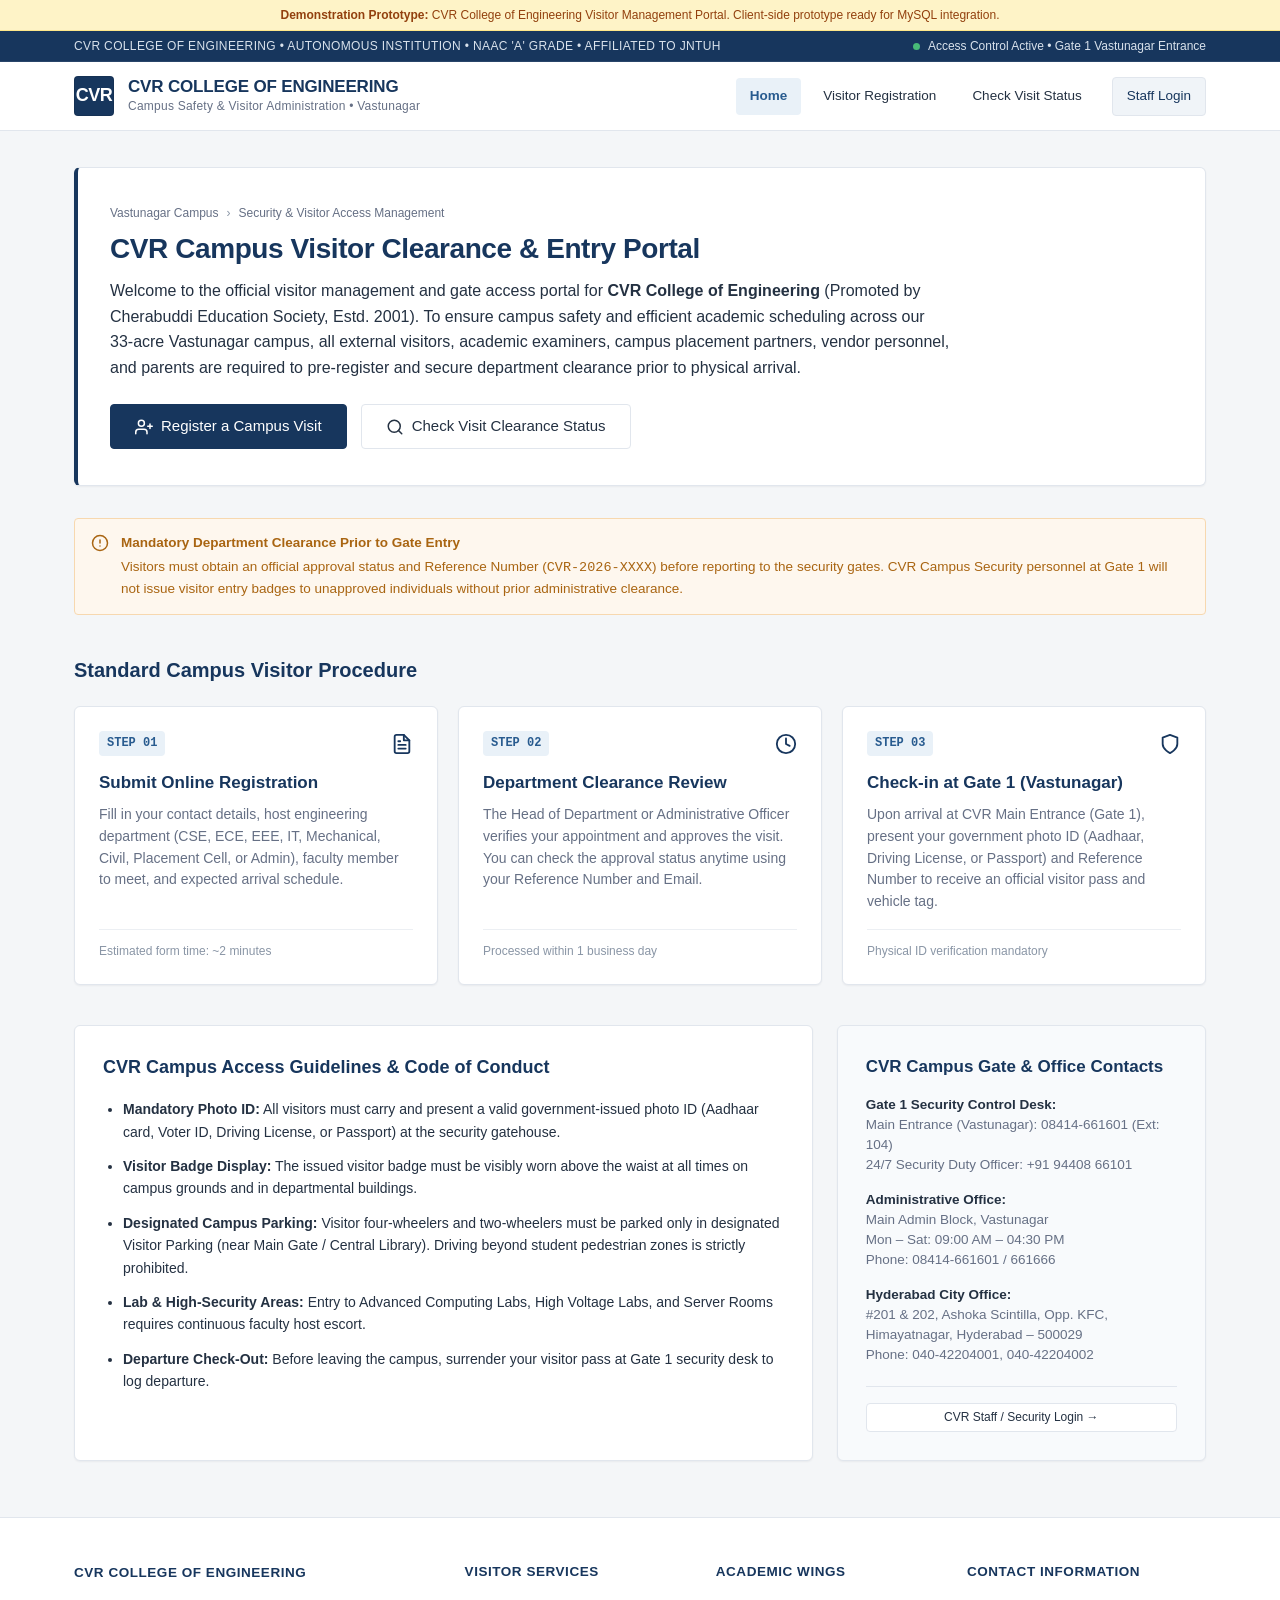
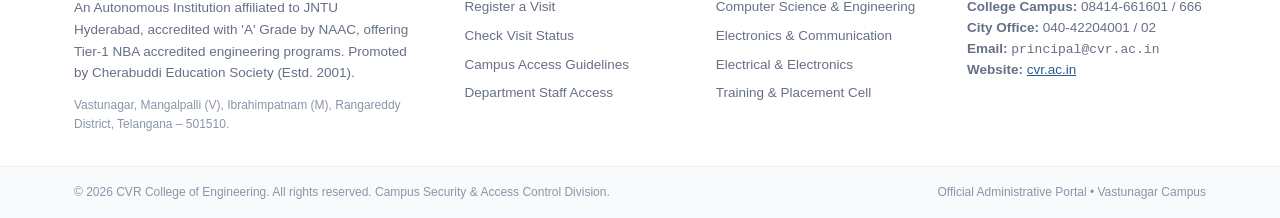
<file: index.html>
<!DOCTYPE html>
<html lang="en">
<head>
  <meta charset="UTF-8">
  <meta name="viewport" content="width=device-width, initial-scale=1.0">
  <title>Campus Visitor Registration & Approval System | CVR College of Engineering</title>
  <link rel="icon" type="image/svg+xml" href="assets/icons/favicon.svg">
  <link rel="stylesheet" href="css/styles.css">
  <link rel="stylesheet" href="css/forms.css">
  <meta name="description" content="Official visitor registration, department clearance, and security check-in portal for CVR College of Engineering (Autonomous, JNTUH), Vastunagar, Mangalpalli, Ibrahimpatnam.">
</head>
<body>
  <!-- Skip navigation for accessibility -->
  <a href="#main-content" class="skip-link">Skip to main content</a>

  <!-- Demo Notice Banner -->
  <aside class="demo-badge-banner" role="complementary">
    <div class="container">
      <strong>Demonstration Prototype:</strong> CVR College of Engineering Visitor Management Portal. Client-side prototype ready for MySQL integration.
    </div>
  </aside>

  <!-- Campus Header -->
  <header class="site-header">
    <div class="header-topbar">
      <div class="container">
        <span class="topbar-tag">CVR College of Engineering &bull; Autonomous Institution &bull; NAAC 'A' Grade &bull; Affiliated to JNTUH</span>
        <div class="topbar-status">
          <span class="status-indicator-dot" aria-hidden="true"></span>
          <span>Access Control Active &bull; Gate 1 Vastunagar Entrance</span>
        </div>
      </div>
    </div>

    <div class="header-main">
      <div class="container">
        <a href="index.html" class="brand-wrapper" aria-label="CVR College of Engineering Visitor Portal Home">
          <div class="brand-emblem" aria-hidden="true">CVR</div>
          <div class="brand-text">
            <span class="brand-name">CVR COLLEGE OF ENGINEERING</span>
            <span class="brand-dept">Campus Safety &amp; Visitor Administration &bull; Vastunagar</span>
          </div>
        </a>

        <button type="button" class="mobile-menu-btn" aria-label="Toggle navigation menu" aria-expanded="false">
          <svg width="20" height="20" viewBox="0 0 24 24" fill="none" stroke="currentColor" stroke-width="2" stroke-linecap="round" stroke-linejoin="round" aria-hidden="true">
            <line x1="3" y1="12" x2="21" y2="12"></line>
            <line x1="3" y1="6" x2="21" y2="6"></line>
            <line x1="3" y1="18" x2="21" y2="18"></line>
          </svg>
        </button>

        <nav class="main-nav" aria-label="Primary navigation">
          <ul class="nav-list">
            <li><a href="index.html" class="nav-link active" aria-current="page">Home</a></li>
            <li><a href="register.html" class="nav-link">Visitor Registration</a></li>
            <li><a href="status.html" class="nav-link">Check Visit Status</a></li>
            <li><a href="login.html" class="nav-link nav-link-staff">Staff Login</a></li>
          </ul>
        </nav>
      </div>
    </div>
  </header>

  <!-- Main Content -->
  <main id="main-content" class="main-content">
    <div class="container">
      
      <!-- Administrative Hero / Introduction -->
      <section class="card page-intro-header" style="background: #FFFFFF; padding: 2.25rem 2rem; margin-bottom: 2rem; border-left: 4px solid var(--color-primary);" aria-labelledby="portal-heading">
        <p class="breadcrumbs" style="margin-bottom: 0.5rem;">
          <span>Vastunagar Campus</span>
          <span class="breadcrumbs-sep">&rsaquo;</span>
          <span>Security &amp; Visitor Access Management</span>
        </p>
        <h1 id="portal-heading" class="page-title" style="font-size: 1.75rem; margin-bottom: 0.75rem;">
          CVR Campus Visitor Clearance &amp; Entry Portal
        </h1>
        <p class="page-description" style="font-size: 1rem; line-height: 1.6; color: var(--color-text-main); margin-bottom: 1.5rem; max-width: 840px;">
          Welcome to the official visitor management and gate access portal for <strong>CVR College of Engineering</strong> (Promoted by Cherabuddi Education Society, Estd. 2001). To ensure campus safety and efficient academic scheduling across our 33-acre Vastunagar campus, all external visitors, academic examiners, campus placement partners, vendor personnel, and parents are required to pre-register and secure department clearance prior to physical arrival.
        </p>
        <div style="display: flex; gap: 0.875rem; flex-wrap: wrap;">
          <a href="register.html" class="btn btn-primary btn-lg">
            <svg width="18" height="18" viewBox="0 0 24 24" fill="none" stroke="currentColor" stroke-width="2" stroke-linecap="round" stroke-linejoin="round" aria-hidden="true">
              <path d="M16 21v-2a4 4 0 0 0-4-4H5a4 4 0 0 0-4 4v2"></path>
              <circle cx="8.5" cy="7" r="4"></circle>
              <line x1="20" y1="8" x2="20" y2="14"></line>
              <line x1="23" y1="11" x2="17" y2="11"></line>
            </svg>
            Register a Campus Visit
          </a>
          <a href="status.html" class="btn btn-secondary btn-lg">
            <svg width="18" height="18" viewBox="0 0 24 24" fill="none" stroke="currentColor" stroke-width="2" stroke-linecap="round" stroke-linejoin="round" aria-hidden="true">
              <circle cx="11" cy="11" r="8"></circle>
              <line x1="21" y1="21" x2="16.65" y2="16.65"></line>
            </svg>
            Check Visit Clearance Status
          </a>
        </div>
      </section>

      <!-- Important Notice -->
      <section class="alert alert-warning" role="region" aria-label="Campus Entry Notice">
        <div class="alert-icon" aria-hidden="true">
          <svg width="18" height="18" viewBox="0 0 24 24" fill="none" stroke="currentColor" stroke-width="2" stroke-linecap="round" stroke-linejoin="round">
            <circle cx="12" cy="12" r="10"></circle>
            <line x1="12" y1="8" x2="12" y2="12"></line>
            <line x1="12" y1="16" x2="12.01" y2="16"></line>
          </svg>
        </div>
        <div class="alert-content">
          <div class="alert-title">Mandatory Department Clearance Prior to Gate Entry</div>
          <div>
            Visitors must obtain an official approval status and Reference Number (<code>CVR-2026-XXXX</code>) before reporting to the security gates. CVR Campus Security personnel at Gate 1 will not issue visitor entry badges to unapproved individuals without prior administrative clearance.
          </div>
        </div>
      </section>

      <!-- 3-Step Procedure -->
      <section style="margin: 2.5rem 0;" aria-labelledby="procedure-heading">
        <h2 id="procedure-heading" style="font-size: 1.25rem; font-weight: var(--font-weight-bold); color: var(--color-primary); margin-bottom: 1.25rem;">
          Standard Campus Visitor Procedure
        </h2>

        <div style="display: grid; grid-template-columns: repeat(auto-fit, minmax(280px, 1fr)); gap: 1.25rem;">
          
          <!-- Step 1 -->
          <article class="card" style="padding: 1.5rem; display: flex; flex-direction: column;">
            <div style="display: flex; align-items: center; justify-content: space-between; margin-bottom: 0.875rem;">
              <span style="font-family: var(--font-family-mono); font-size: 0.75rem; font-weight: 700; color: var(--color-secondary); background: var(--color-secondary-light); padding: 0.2rem 0.5rem; border-radius: 4px;">STEP 01</span>
              <svg width="22" height="22" viewBox="0 0 24 24" fill="none" stroke="var(--color-primary)" stroke-width="2" stroke-linecap="round" stroke-linejoin="round" aria-hidden="true">
                <path d="M14 2H6a2 2 0 0 0-2 2v16a2 2 0 0 0 2 2h12a2 2 0 0 0 2-2V8z"></path>
                <polyline points="14 2 14 8 20 8"></polyline>
                <line x1="16" y1="13" x2="8" y2="13"></line>
                <line x1="16" y1="17" x2="8" y2="17"></line>
                <polyline points="10 9 9 9 8 9"></polyline>
              </svg>
            </div>
            <h3 style="font-size: 1.0625rem; font-weight: var(--font-weight-semibold); color: var(--color-primary); margin-bottom: 0.5rem;">
              Submit Online Registration
            </h3>
            <p style="font-size: 0.875rem; color: var(--color-text-secondary); line-height: 1.55; margin-bottom: 1rem; flex: 1;">
              Fill in your contact details, host engineering department (CSE, ECE, EEE, IT, Mechanical, Civil, Placement Cell, or Admin), faculty member to meet, and expected arrival schedule.
            </p>
            <div style="font-size: 0.75rem; color: var(--color-text-muted); border-top: 1px solid var(--color-border-subtle); padding-top: 0.75rem;">
              Estimated form time: ~2 minutes
            </div>
          </article>

          <!-- Step 2 -->
          <article class="card" style="padding: 1.5rem; display: flex; flex-direction: column;">
            <div style="display: flex; align-items: center; justify-content: space-between; margin-bottom: 0.875rem;">
              <span style="font-family: var(--font-family-mono); font-size: 0.75rem; font-weight: 700; color: var(--color-secondary); background: var(--color-secondary-light); padding: 0.2rem 0.5rem; border-radius: 4px;">STEP 02</span>
              <svg width="22" height="22" viewBox="0 0 24 24" fill="none" stroke="var(--color-primary)" stroke-width="2" stroke-linecap="round" stroke-linejoin="round" aria-hidden="true">
                <circle cx="12" cy="12" r="10"></circle>
                <polyline points="12 6 12 12 16 14"></polyline>
              </svg>
            </div>
            <h3 style="font-size: 1.0625rem; font-weight: var(--font-weight-semibold); color: var(--color-primary); margin-bottom: 0.5rem;">
              Department Clearance Review
            </h3>
            <p style="font-size: 0.875rem; color: var(--color-text-secondary); line-height: 1.55; margin-bottom: 1rem; flex: 1;">
              The Head of Department or Administrative Officer verifies your appointment and approves the visit. You can check the approval status anytime using your Reference Number and Email.
            </p>
            <div style="font-size: 0.75rem; color: var(--color-text-muted); border-top: 1px solid var(--color-border-subtle); padding-top: 0.75rem;">
              Processed within 1 business day
            </div>
          </article>

          <!-- Step 3 -->
          <article class="card" style="padding: 1.5rem; display: flex; flex-direction: column;">
            <div style="display: flex; align-items: center; justify-content: space-between; margin-bottom: 0.875rem;">
              <span style="font-family: var(--font-family-mono); font-size: 0.75rem; font-weight: 700; color: var(--color-secondary); background: var(--color-secondary-light); padding: 0.2rem 0.5rem; border-radius: 4px;">STEP 03</span>
              <svg width="22" height="22" viewBox="0 0 24 24" fill="none" stroke="var(--color-primary)" stroke-width="2" stroke-linecap="round" stroke-linejoin="round" aria-hidden="true">
                <path d="M12 22s8-4 8-10V5l-8-3-8 3v7c0 6 8 10 8 10z"></path>
              </svg>
            </div>
            <h3 style="font-size: 1.0625rem; font-weight: var(--font-weight-semibold); color: var(--color-primary); margin-bottom: 0.5rem;">
              Check-in at Gate 1 (Vastunagar)
            </h3>
            <p style="font-size: 0.875rem; color: var(--color-text-secondary); line-height: 1.55; margin-bottom: 1rem; flex: 1;">
              Upon arrival at CVR Main Entrance (Gate 1), present your government photo ID (Aadhaar, Driving License, or Passport) and Reference Number to receive an official visitor pass and vehicle tag.
            </p>
            <div style="font-size: 0.75rem; color: var(--color-text-muted); border-top: 1px solid var(--color-border-subtle); padding-top: 0.75rem;">
              Physical ID verification mandatory
            </div>
          </article>

        </div>
      </section>

      <!-- Institutional Guidelines Grid -->
      <section style="display: grid; grid-template-columns: 2fr 1fr; gap: 1.5rem; margin-top: 2rem;">
        
        <!-- Guidelines Card -->
        <article class="card" style="padding: 1.75rem;">
          <h2 style="font-size: 1.125rem; font-weight: var(--font-weight-bold); color: var(--color-primary); margin-bottom: 1rem;">
            CVR Campus Access Guidelines &amp; Code of Conduct
          </h2>
          <ul style="padding-left: 1.25rem; display: flex; flex-direction: column; gap: 0.75rem; font-size: 0.875rem; color: var(--color-text-main); line-height: 1.6;">
            <li><strong>Mandatory Photo ID:</strong> All visitors must carry and present a valid government-issued photo ID (Aadhaar card, Voter ID, Driving License, or Passport) at the security gatehouse.</li>
            <li><strong>Visitor Badge Display:</strong> The issued visitor badge must be visibly worn above the waist at all times on campus grounds and in departmental buildings.</li>
            <li><strong>Designated Campus Parking:</strong> Visitor four-wheelers and two-wheelers must be parked only in designated Visitor Parking (near Main Gate / Central Library). Driving beyond student pedestrian zones is strictly prohibited.</li>
            <li><strong>Lab &amp; High-Security Areas:</strong> Entry to Advanced Computing Labs, High Voltage Labs, and Server Rooms requires continuous faculty host escort.</li>
            <li><strong>Departure Check-Out:</strong> Before leaving the campus, surrender your visitor pass at Gate 1 security desk to log departure.</li>
          </ul>
        </article>

        <!-- Quick Assistance Card -->
        <aside class="card" style="padding: 1.75rem; background-color: var(--color-bg-subtle);">
          <h2 style="font-size: 1.0625rem; font-weight: var(--font-weight-semibold); color: var(--color-primary); margin-bottom: 0.875rem;">
            CVR Campus Gate &amp; Office Contacts
          </h2>
          <div style="display: flex; flex-direction: column; gap: 0.875rem; font-size: 0.84375rem; color: var(--color-text-secondary); line-height: 1.5;">
            <div>
              <strong style="color: var(--color-text-main); display: block;">Gate 1 Security Control Desk:</strong>
              Main Entrance (Vastunagar): 08414-661601 (Ext: 104)<br>
              24/7 Security Duty Officer: +91 94408 66101
            </div>
            <div>
              <strong style="color: var(--color-text-main); display: block;">Administrative Office:</strong>
              Main Admin Block, Vastunagar<br>
              Mon &ndash; Sat: 09:00 AM &ndash; 04:30 PM<br>
              Phone: 08414-661601 / 661666
            </div>
            <div>
              <strong style="color: var(--color-text-main); display: block;">Hyderabad City Office:</strong>
              #201 &amp; 202, Ashoka Scintilla, Opp. KFC,<br>
              Himayatnagar, Hyderabad – 500029<br>
              Phone: 040-42204001, 040-42204002
            </div>
          </div>
          <div style="margin-top: 1.25rem; padding-top: 1rem; border-top: 1px solid var(--color-border);">
            <a href="login.html" class="btn btn-secondary btn-sm" style="width: 100%;">
              CVR Staff / Security Login &rarr;
            </a>
          </div>
        </aside>

      </section>

    </div>
  </main>

  <!-- Campus Footer -->
  <footer class="site-footer">
    <div class="footer-top">
      <div class="container">
        <div class="footer-grid">
          
          <div class="footer-about">
            <div class="footer-col-title">CVR College of Engineering</div>
            <p>
              An Autonomous Institution affiliated to JNTU Hyderabad, accredited with 'A' Grade by NAAC, offering Tier-1 NBA accredited engineering programs. Promoted by Cherabuddi Education Society (Estd. 2001).
            </p>
            <p style="margin-top: 0.75rem; font-size: 0.75rem; color: var(--color-text-muted);">
              Vastunagar, Mangalpalli (V), Ibrahimpatnam (M), Rangareddy District, Telangana – 501510.
            </p>
          </div>

          <div>
            <div class="footer-col-title">Visitor Services</div>
            <ul class="footer-links">
              <li><a href="register.html">Register a Visit</a></li>
              <li><a href="status.html">Check Visit Status</a></li>
              <li><a href="index.html#procedure-heading">Campus Access Guidelines</a></li>
              <li><a href="login.html">Department Staff Access</a></li>
            </ul>
          </div>

          <div>
            <div class="footer-col-title">Academic Wings</div>
            <ul class="footer-links">
              <li><a href="#">Computer Science &amp; Engineering</a></li>
              <li><a href="#">Electronics &amp; Communication</a></li>
              <li><a href="#">Electrical &amp; Electronics</a></li>
              <li><a href="#">Training &amp; Placement Cell</a></li>
            </ul>
          </div>

          <div>
            <div class="footer-col-title">Contact Information</div>
            <div class="footer-contact-item">
              <div>
                <strong>College Campus:</strong> 08414-661601 / 666<br>
                <strong>City Office:</strong> 040-42204001 / 02<br>
                <strong>Email:</strong> <span style="font-family: var(--font-family-mono); font-size: 0.8125rem;">principal@cvr.ac.in</span><br>
                <strong>Website:</strong> <a href="https://cvr.ac.in" target="_blank" rel="noopener" style="color: var(--color-secondary);">cvr.ac.in</a>
              </div>
            </div>
          </div>

        </div>
      </div>
    </div>

    <div class="footer-bottom">
      <div class="container">
        <div>
          &copy; 2026 CVR College of Engineering. All rights reserved. Campus Security &amp; Access Control Division.
        </div>
        <div>
          Official Administrative Portal &bull; Vastunagar Campus
        </div>
      </div>
    </div>
  </footer>

  <script src="js/common.js"></script>
</body>
</html>
</file>
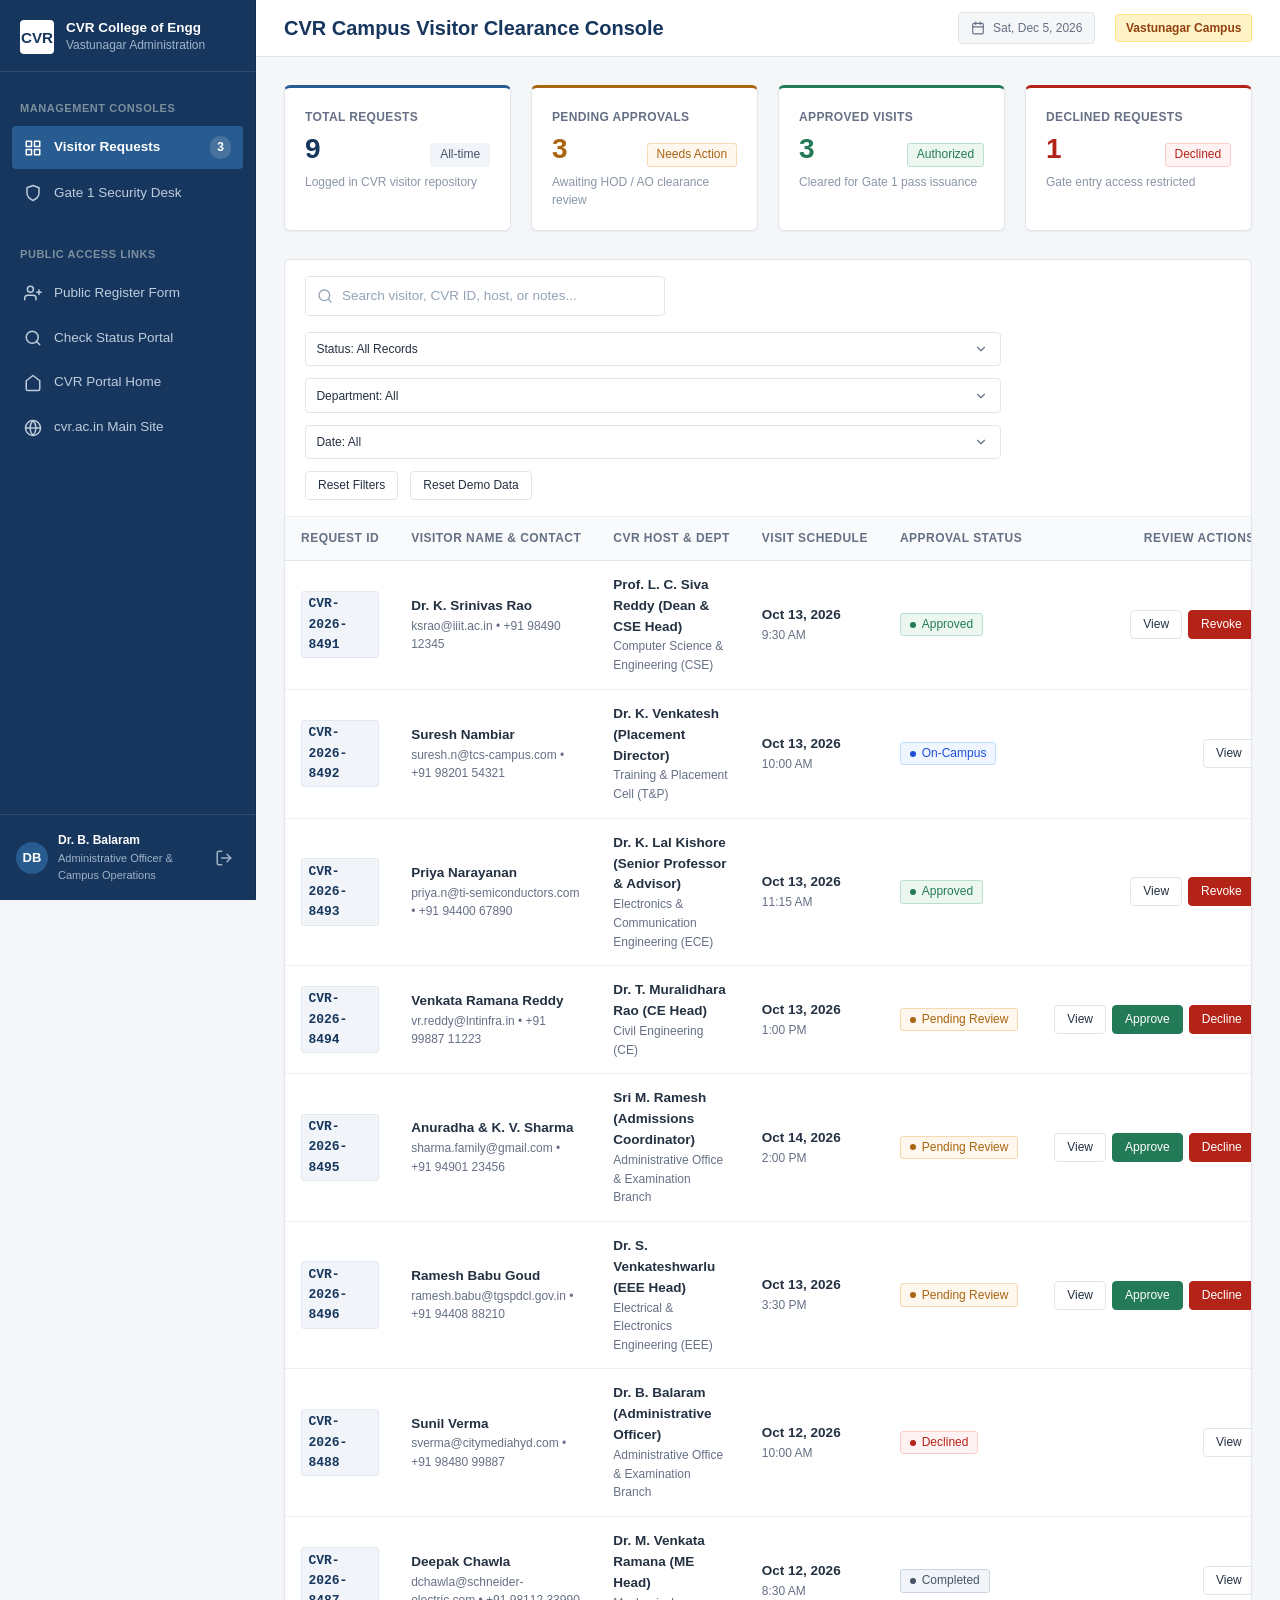
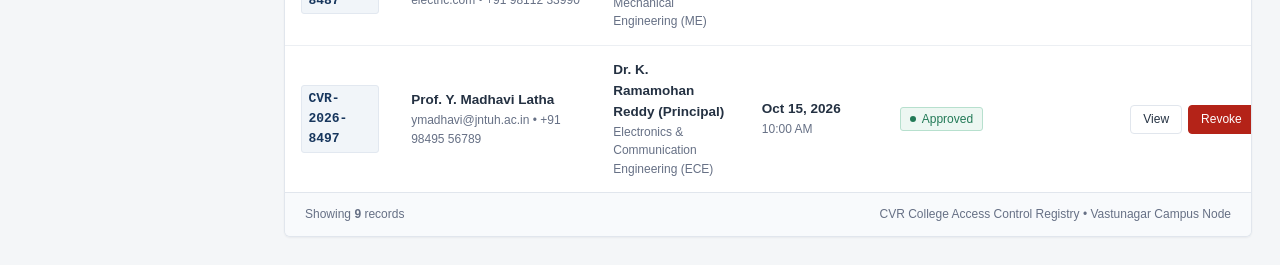
<file: admin-dashboard.html>
<!DOCTYPE html>
<html lang="en">
<head>
  <meta charset="UTF-8">
  <meta name="viewport" content="width=device-width, initial-scale=1.0">
  <title>Administrative Approval Dashboard | CVR College of Engineering</title>
  <link rel="icon" type="image/svg+xml" href="assets/icons/favicon.svg">
  <link rel="stylesheet" href="css/styles.css">
  <link rel="stylesheet" href="css/forms.css">
  <link rel="stylesheet" href="css/dashboard.css">
  <meta name="description" content="CVR College of Engineering administrative portal for reviewing, approving, and managing campus visitor clearance requests.">
</head>
<body>
  <!-- Skip Link -->
  <a href="#admin-main" class="skip-link">Skip to main content</a>

  <div class="dashboard-layout">
    
    <!-- Left Navigation Sidebar -->
    <aside class="dashboard-sidebar" id="dashboardSidebar" aria-label="Administrator navigation">
      <div class="sidebar-header">
        <div class="sidebar-emblem">CVR</div>
        <div class="sidebar-title-group">
          <span class="sidebar-title">CVR College of Engg</span>
          <span class="sidebar-subtitle">Vastunagar Administration</span>
        </div>
      </div>

      <nav class="sidebar-nav">
        <div class="sidebar-nav-heading">Management Consoles</div>
        <a href="admin-dashboard.html" class="sidebar-link active" aria-current="page">
          <svg class="sidebar-icon" viewBox="0 0 24 24" fill="none" stroke="currentColor" stroke-width="2" stroke-linecap="round" stroke-linejoin="round" aria-hidden="true">
            <rect x="3" y="3" width="7" height="7"></rect>
            <rect x="14" y="3" width="7" height="7"></rect>
            <rect x="14" y="14" width="7" height="7"></rect>
            <rect x="3" y="14" width="7" height="7"></rect>
          </svg>
          <span>Visitor Requests</span>
          <span class="sidebar-badge" id="sidebarPendingBadge">0</span>
        </a>

        <a href="security-dashboard.html" class="sidebar-link">
          <svg class="sidebar-icon" viewBox="0 0 24 24" fill="none" stroke="currentColor" stroke-width="2" stroke-linecap="round" stroke-linejoin="round" aria-hidden="true">
            <path d="M12 22s8-4 8-10V5l-8-3-8 3v7c0 6 8 10 8 10z"></path>
          </svg>
          <span>Gate 1 Security Desk</span>
        </a>

        <div class="sidebar-nav-heading" style="margin-top: 1rem;">Public Access Links</div>
        <a href="register.html" class="sidebar-link" target="_blank" rel="noopener">
          <svg class="sidebar-icon" viewBox="0 0 24 24" fill="none" stroke="currentColor" stroke-width="2" stroke-linecap="round" stroke-linejoin="round" aria-hidden="true">
            <path d="M16 21v-2a4 4 0 0 0-4-4H5a4 4 0 0 0-4 4v2"></path>
            <circle cx="8.5" cy="7" r="4"></circle>
            <line x1="20" y1="8" x2="20" y2="14"></line>
            <line x1="23" y1="11" x2="17" y2="11"></line>
          </svg>
          <span>Public Register Form</span>
        </a>
        <a href="status.html" class="sidebar-link" target="_blank" rel="noopener">
          <svg class="sidebar-icon" viewBox="0 0 24 24" fill="none" stroke="currentColor" stroke-width="2" stroke-linecap="round" stroke-linejoin="round" aria-hidden="true">
            <circle cx="11" cy="11" r="8"></circle>
            <line x1="21" y1="21" x2="16.65" y2="16.65"></line>
          </svg>
          <span>Check Status Portal</span>
        </a>
        <a href="index.html" class="sidebar-link">
          <svg class="sidebar-icon" viewBox="0 0 24 24" fill="none" stroke="currentColor" stroke-width="2" stroke-linecap="round" stroke-linejoin="round" aria-hidden="true">
            <path d="M3 9l9-7 9 7v11a2 2 0 0 1-2 2H5a2 2 0 0 1-2-2z"></path>
          </svg>
          <span>CVR Portal Home</span>
        </a>
        <a href="https://cvr.ac.in" class="sidebar-link" target="_blank" rel="noopener">
          <svg class="sidebar-icon" viewBox="0 0 24 24" fill="none" stroke="currentColor" stroke-width="2" stroke-linecap="round" stroke-linejoin="round" aria-hidden="true">
            <circle cx="12" cy="12" r="10"></circle>
            <line x1="2" y1="12" x2="22" y2="12"></line>
            <path d="M12 2a15.3 15.3 0 0 1 4 10 15.3 15.3 0 0 1-4 10 15.3 15.3 0 0 1-4-10 15.3 15.3 0 0 1 4-10z"></path>
          </svg>
          <span>cvr.ac.in Main Site</span>
        </a>
      </nav>

      <div class="sidebar-footer">
        <div class="sidebar-user">
          <div class="sidebar-avatar" id="sidebarAvatar">BB</div>
          <div class="sidebar-user-info">
            <div class="sidebar-user-name" id="sidebarUserName">Dr. B. Balaram</div>
            <div class="sidebar-user-role" id="sidebarUserRole">Administrative Officer</div>
          </div>
        </div>
        <button type="button" class="sidebar-logout-btn" id="logoutBtn" title="Log out of staff console" aria-label="Log out">
          <svg width="18" height="18" viewBox="0 0 24 24" fill="none" stroke="currentColor" stroke-width="2" stroke-linecap="round" stroke-linejoin="round" aria-hidden="true">
            <path d="M9 21H5a2 2 0 0 1-2-2V5a2 2 0 0 1 2-2h4"></path>
            <polyline points="16 17 21 12 16 7"></polyline>
            <line x1="21" y1="12" x2="9" y2="12"></line>
          </svg>
        </button>
      </div>
    </aside>

    <!-- Main Content Work Area -->
    <main class="dashboard-main" id="admin-main">
      
      <!-- Topbar Header -->
      <header class="dashboard-topbar">
        <div class="topbar-left">
          <button type="button" class="sidebar-toggle-btn" id="sidebarToggleBtn" aria-label="Toggle navigation drawer">
            <svg width="20" height="20" viewBox="0 0 24 24" fill="none" stroke="currentColor" stroke-width="2" stroke-linecap="round" stroke-linejoin="round" aria-hidden="true">
              <line x1="3" y1="12" x2="21" y2="12"></line>
              <line x1="3" y1="6" x2="21" y2="6"></line>
              <line x1="3" y1="18" x2="21" y2="18"></line>
            </svg>
          </button>
          <div>
            <h1 class="topbar-heading-title">CVR Campus Visitor Clearance Console</h1>
          </div>
        </div>

        <div class="topbar-right">
          <div class="date-pill">
            <svg width="14" height="14" viewBox="0 0 24 24" fill="none" stroke="currentColor" stroke-width="2" stroke-linecap="round" stroke-linejoin="round" aria-hidden="true">
              <rect x="3" y="4" width="18" height="18" rx="2" ry="2"></rect>
              <line x1="16" y1="2" x2="16" y2="6"></line>
              <line x1="8" y1="2" x2="8" y2="6"></line>
              <line x1="3" y1="10" x2="21" y2="10"></line>
            </svg>
            <span class="current-date-display">Today</span>
          </div>
          <span class="demo-indicator-pill">Vastunagar Campus</span>
        </div>
      </header>

      <!-- Dashboard Body -->
      <div class="dashboard-body">
        
        <!-- Summary Metrics Cards -->
        <section class="metrics-grid" aria-label="Visitor statistics overview">
          
          <div class="metric-card accent-total">
            <div class="metric-label">Total Requests</div>
            <div class="metric-value-row">
              <span class="metric-value" id="metricTotal">0</span>
              <span class="badge" style="background:#F1F5F9; color:#475569;">All-time</span>
            </div>
            <div class="metric-subtext">Logged in CVR visitor repository</div>
          </div>

          <div class="metric-card accent-pending">
            <div class="metric-label">Pending Approvals</div>
            <div class="metric-value-row">
              <span class="metric-value" id="metricPending" style="color: var(--color-warning);">0</span>
              <span class="badge badge-pending">Needs Action</span>
            </div>
            <div class="metric-subtext">Awaiting HOD / AO clearance review</div>
          </div>

          <div class="metric-card accent-approved">
            <div class="metric-label">Approved Visits</div>
            <div class="metric-value-row">
              <span class="metric-value" id="metricApproved" style="color: var(--color-success);">0</span>
              <span class="badge badge-approved">Authorized</span>
            </div>
            <div class="metric-subtext">Cleared for Gate 1 pass issuance</div>
          </div>

          <div class="metric-card accent-rejected">
            <div class="metric-label">Declined Requests</div>
            <div class="metric-value-row">
              <span class="metric-value" id="metricRejected" style="color: var(--color-danger);">0</span>
              <span class="badge badge-rejected">Declined</span>
            </div>
            <div class="metric-subtext">Gate entry access restricted</div>
          </div>

        </section>

        <!-- Search & Filter Controls Toolbar -->
        <div class="filter-toolbar">
          
          <div class="search-box-wrapper">
            <svg class="search-icon" viewBox="0 0 24 24" fill="none" stroke="currentColor" stroke-width="2" stroke-linecap="round" stroke-linejoin="round" aria-hidden="true">
              <circle cx="11" cy="11" r="8"></circle>
              <line x1="21" y1="21" x2="16.65" y2="16.65"></line>
            </svg>
            <input 
              type="search" 
              id="tableSearchInput" 
              class="form-control search-input" 
              placeholder="Search visitor, CVR ID, host, or notes..." 
              aria-label="Search visitor requests">
          </div>

          <div class="filter-actions-group">
            
            <!-- Status Filter -->
            <select id="filterStatus" class="form-control filter-select" aria-label="Filter by approval status">
              <option value="">Status: All Records</option>
              <option value="Pending">Pending Review</option>
              <option value="Approved">Approved</option>
              <option value="Rejected">Declined</option>
              <option value="On-Campus">On-Campus</option>
              <option value="Completed">Completed</option>
            </select>

            <!-- Department Filter -->
            <select id="filterDepartment" class="form-control filter-select" aria-label="Filter by department">
              <option value="">Department: All</option>
              <option value="Computer Science & Engineering (CSE)">CSE</option>
              <option value="Electronics & Communication Engineering (ECE)">ECE</option>
              <option value="Electrical & Electronics Engineering (EEE)">EEE</option>
              <option value="Information Technology (IT)">IT</option>
              <option value="Artificial Intelligence & Machine Learning (AI & ML)">AI &amp; ML</option>
              <option value="Mechanical Engineering (ME)">Mechanical</option>
              <option value="Civil Engineering (CE)">Civil</option>
              <option value="Humanities & Sciences (H&S)">H&amp;S</option>
              <option value="Training & Placement Cell (T&P)">Placement Cell</option>
              <option value="Administrative Office & Examination Branch">Admin Office</option>
            </select>

            <!-- Date Filter -->
            <select id="filterDate" class="form-control filter-select" aria-label="Filter by visit date">
              <option value="">Date: All</option>
              <option value="today">Scheduled Today</option>
              <option value="upcoming">Future Visits</option>
              <option value="past">Past Records</option>
            </select>

            <!-- Reset Filters Button -->
            <button type="button" id="resetFiltersBtn" class="btn btn-secondary btn-sm" title="Clear all active filters">
              Reset Filters
            </button>

            <!-- Reset Demo Data Button -->
            <button type="button" id="resetDemoBtn" class="btn btn-secondary btn-sm" title="Reload original CVR mock records">
              Reset Demo Data
            </button>

          </div>

        </div>

        <!-- Requests Data Table -->
        <div class="table-container">
          <table class="data-table" id="requestsTable">
            <thead>
              <tr>
                <th scope="col" style="width: 140px;">Request ID</th>
                <th scope="col">Visitor Name &amp; Contact</th>
                <th scope="col">CVR Host &amp; Dept</th>
                <th scope="col" style="width: 150px;">Visit Schedule</th>
                <th scope="col" style="width: 130px;">Approval Status</th>
                <th scope="col" style="width: 170px; text-align: right;">Review Actions</th>
              </tr>
            </thead>
            <tbody id="requestsTableBody">
              <!-- Dynamically populated via admin-dashboard.js -->
            </tbody>
          </table>

          <!-- Empty State (Hidden when records exist) -->
          <div id="tableEmptyState" class="table-empty-state" style="display: none;">
            <svg class="empty-state-icon" viewBox="0 0 24 24" fill="none" stroke="currentColor" stroke-width="1.5" stroke-linecap="round" stroke-linejoin="round" aria-hidden="true">
              <circle cx="11" cy="11" r="8"></circle>
              <line x1="21" y1="21" x2="16.65" y2="16.65"></line>
              <line x1="8" y1="11" x2="14" y2="11"></line>
            </svg>
            <div class="empty-state-title">No Visitor Records Match Criteria</div>
            <div class="empty-state-desc">Try clearing your search terms or resetting the department and status filters above.</div>
          </div>

          <!-- Table Footer Status Bar -->
          <div class="table-status-bar">
            <div>
              Showing <span id="recordCountDisplay" style="font-weight: 600;">0</span> records
            </div>
            <div>
              CVR College Access Control Registry &bull; Vastunagar Campus Node
            </div>
          </div>
        </div>

      </div>
    </main>

  </div>

  <!-- Detail Modal -->
  <div class="modal-overlay" id="detailModal" role="dialog" aria-modal="true" aria-labelledby="detailModalTitle" aria-hidden="true">
    <div class="modal-dialog modal-dialog-lg">
      <div class="modal-header">
        <h2 class="modal-title" id="detailModalTitle">CVR Campus Visitor Clearance Details</h2>
        <button type="button" class="modal-close-btn" data-close-modal="detailModal" aria-label="Close dialog">&times;</button>
      </div>
      <div class="modal-body" id="detailModalContent">
        <!-- Rendered via JS -->
      </div>
      <div class="modal-footer" id="detailModalFooter">
        <button type="button" class="btn btn-secondary" data-close-modal="detailModal">Close</button>
      </div>
    </div>
  </div>

  <!-- Approve Confirmation Modal -->
  <div class="modal-overlay" id="approveModal" role="dialog" aria-modal="true" aria-labelledby="approveModalTitle" aria-hidden="true">
    <div class="modal-dialog">
      <div class="modal-header">
        <h2 class="modal-title" id="approveModalTitle" style="color: var(--color-success); display: flex; align-items: center; gap: 0.5rem;">
          <svg width="20" height="20" viewBox="0 0 24 24" fill="none" stroke="currentColor" stroke-width="2" stroke-linecap="round" stroke-linejoin="round" aria-hidden="true">
            <polyline points="20 6 9 17 4 12"></polyline>
          </svg>
          Authorize Campus Clearance &bull; Gate 1 Pass
        </h2>
        <button type="button" class="modal-close-btn" data-close-modal="approveModal" aria-label="Close dialog">&times;</button>
      </div>
      <div class="modal-body">
        <p style="font-size: 0.9375rem; margin-bottom: 1rem; color: var(--color-text-main);">
          Are you sure you want to authorize campus clearance for <strong id="approveVisitorName">Visitor</strong> (<code id="approveRefId">CVR-...</code>)?
        </p>
        <div class="form-group" style="margin-bottom: 0;">
          <label for="approvalNoteInput" class="form-label">
            <span>Approval Note / Gate 1 Parking Instructions (Optional)</span>
          </label>
          <input 
            type="text" 
            id="approvalNoteInput" 
            class="form-control" 
            placeholder="e.g. Cleared for Main Computing Block. Reserved guest parking allocated near Library.">
          <div class="form-helper">This note will be transmitted to Gate 1 security and visible on the visitor's status check.</div>
        </div>
      </div>
      <div class="modal-footer">
        <button type="button" class="btn btn-secondary" data-close-modal="approveModal">Cancel</button>
        <button type="button" class="btn btn-success" id="confirmApproveBtn">Confirm &amp; Authorize Visit</button>
      </div>
    </div>
  </div>

  <!-- Reject Confirmation Modal -->
  <div class="modal-overlay" id="rejectModal" role="dialog" aria-modal="true" aria-labelledby="rejectModalTitle" aria-hidden="true">
    <div class="modal-dialog">
      <div class="modal-header">
        <h2 class="modal-title" id="rejectModalTitle" style="color: var(--color-danger); display: flex; align-items: center; gap: 0.5rem;">
          <svg width="20" height="20" viewBox="0 0 24 24" fill="none" stroke="currentColor" stroke-width="2" stroke-linecap="round" stroke-linejoin="round" aria-hidden="true">
            <circle cx="12" cy="12" r="10"></circle>
            <line x1="15" y1="9" x2="9" y2="15"></line>
            <line x1="9" y1="9" x2="15" y2="15"></line>
          </svg>
          Decline Visit Authorization
        </h2>
        <button type="button" class="modal-close-btn" data-close-modal="rejectModal" aria-label="Close dialog">&times;</button>
      </div>
      <div class="modal-body">
        <p style="font-size: 0.9375rem; margin-bottom: 1rem; color: var(--color-text-main);">
          Please state the reason for declining visit request for <strong id="rejectVisitorName">Visitor</strong> (<code id="rejectRefId">CVR-...</code>):
        </p>
        <div class="form-group" style="margin-bottom: 0;">
          <label for="rejectReasonInput" class="form-label">
            <span>Reason for Declining <span class="required-star">*</span></span>
          </label>
          <input 
            type="text" 
            id="rejectReasonInput" 
            class="form-control" 
            placeholder="e.g. Faculty host unavailable on specified date; reschedule required." 
            required>
          <div class="form-helper">Will be displayed to visitor on status check and documented in campus logs.</div>
        </div>
      </div>
      <div class="modal-footer">
        <button type="button" class="btn btn-secondary" data-close-modal="rejectModal">Cancel</button>
        <button type="button" class="btn btn-danger" id="confirmRejectBtn">Decline Request</button>
      </div>
    </div>
  </div>

  <script src="js/common.js"></script>
  <script src="js/admin-dashboard.js"></script>
</body>
</html>
</file>
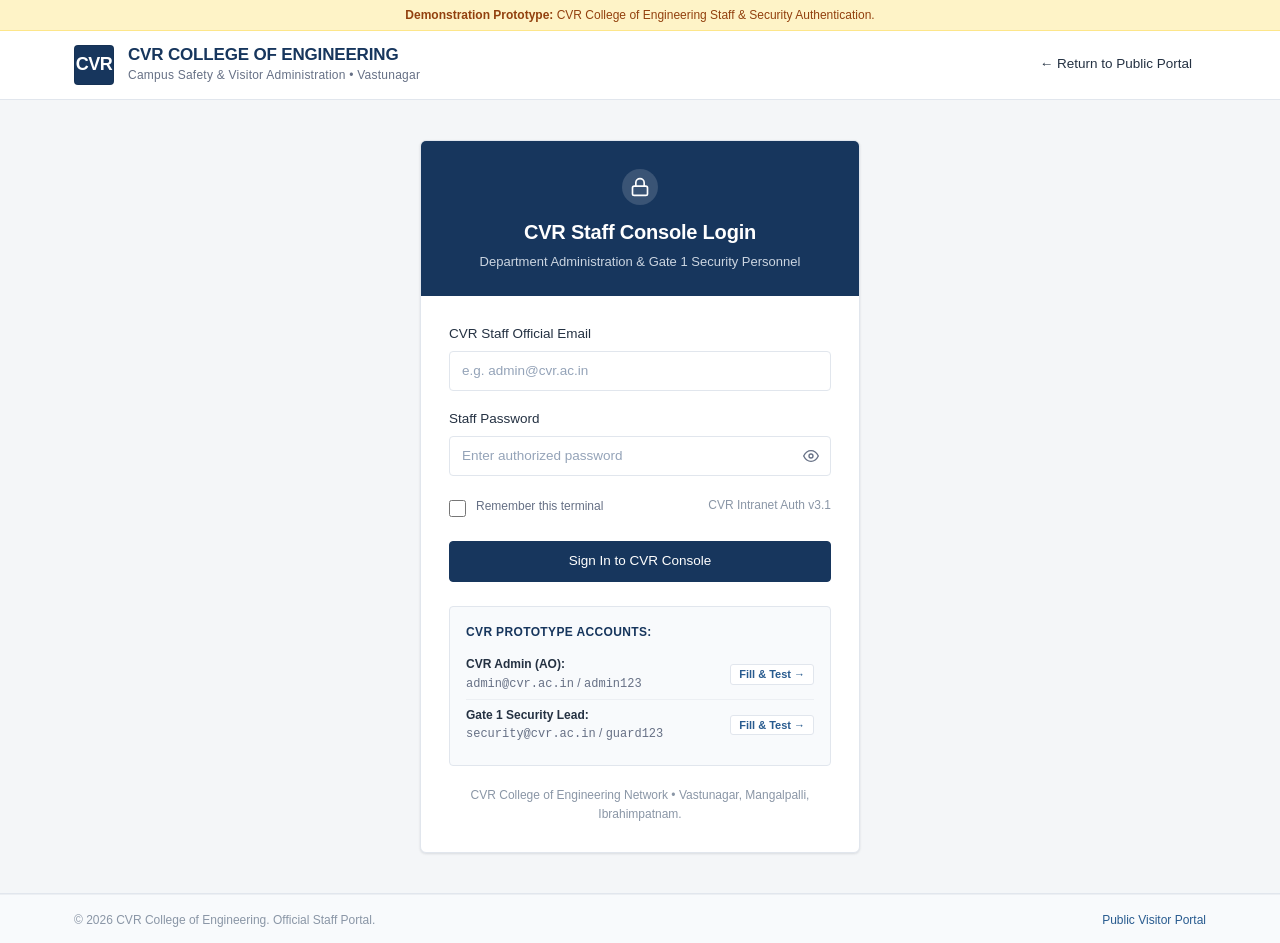
<file: login.html>
<!DOCTYPE html>
<html lang="en">
<head>
  <meta charset="UTF-8">
  <meta name="viewport" content="width=device-width, initial-scale=1.0">
  <title>Staff &amp; Security Portal Login | CVR College of Engineering</title>
  <link rel="icon" type="image/svg+xml" href="assets/icons/favicon.svg">
  <link rel="stylesheet" href="css/styles.css">
  <link rel="stylesheet" href="css/forms.css">
  <meta name="description" content="Authorized staff login for CVR College of Engineering visitor administration and campus security officers.">
  <style>
    .login-container-wrapper {
      min-height: calc(100vh - 180px);
      display: flex;
      align-items: center;
      justify-content: center;
      padding: 2.5rem 1rem;
    }
    .login-card {
      width: 100%;
      max-width: 440px;
      background: var(--color-bg-card);
      border: 1px solid var(--color-border);
      border-radius: var(--radius-md);
      box-shadow: var(--shadow-sm);
      overflow: hidden;
    }
    .login-card-header {
      background-color: var(--color-primary);
      color: #FFFFFF;
      padding: 1.75rem 1.75rem 1.5rem;
      text-align: center;
    }
    .login-card-body {
      padding: 1.75rem;
    }
    .demo-accounts-box {
      margin-top: 1.5rem;
      background-color: var(--color-bg-subtle);
      border: 1px solid var(--color-border);
      border-radius: var(--radius-sm);
      padding: 1rem;
      font-size: var(--font-size-xs);
      color: var(--color-text-secondary);
    }
    .demo-account-item {
      display: flex;
      justify-content: space-between;
      align-items: center;
      padding: 0.35rem 0;
      border-bottom: 1px solid var(--color-border-subtle);
    }
    .demo-account-item:last-child {
      border-bottom: none;
    }
    .demo-quick-btn {
      font-size: 0.6875rem;
      padding: 0.2rem 0.5rem;
      background: #FFFFFF;
      border: 1px solid var(--color-border);
      border-radius: 3px;
      cursor: pointer;
      color: var(--color-secondary);
      font-weight: 600;
    }
    .demo-quick-btn:hover {
      background: var(--color-secondary-light);
    }
  </style>
</head>
<body>
  <a href="#main-content" class="skip-link">Skip to main content</a>

  <aside class="demo-badge-banner" role="complementary">
    <div class="container">
      <strong>Demonstration Prototype:</strong> CVR College of Engineering Staff &amp; Security Authentication.
    </div>
  </aside>

  <!-- Campus Header -->
  <header class="site-header">
    <div class="header-main">
      <div class="container">
        <a href="index.html" class="brand-wrapper" aria-label="CVR College of Engineering Visitor Portal Home">
          <div class="brand-emblem" aria-hidden="true">CVR</div>
          <div class="brand-text">
            <span class="brand-name">CVR COLLEGE OF ENGINEERING</span>
            <span class="brand-dept">Campus Safety &amp; Visitor Administration &bull; Vastunagar</span>
          </div>
        </a>

        <div style="font-size: var(--font-size-xs); color: var(--color-text-secondary);">
          <a href="index.html" class="nav-link">&larr; Return to Public Portal</a>
        </div>
      </div>
    </div>
  </header>

  <!-- Main Content -->
  <main id="main-content" class="login-container-wrapper">
    <div class="login-card">
      
      <!-- Administrative Header -->
      <div class="login-card-header">
        <div style="width: 36px; height: 36px; background: rgba(255, 255, 255, 0.15); border-radius: 50%; display: flex; align-items: center; justify-content: center; margin: 0 auto 0.75rem;">
          <svg width="20" height="20" viewBox="0 0 24 24" fill="none" stroke="#FFFFFF" stroke-width="2" stroke-linecap="round" stroke-linejoin="round" aria-hidden="true">
            <rect x="3" y="11" width="18" height="11" rx="2" ry="2"></rect>
            <path d="M7 11V7a5 5 0 0 1 10 0v4"></path>
          </svg>
        </div>
        <h1 style="font-size: 1.25rem; font-weight: 700; margin-bottom: 0.25rem; letter-spacing: -0.01em;">
          CVR Staff Console Login
        </h1>
        <p style="font-size: 0.8125rem; color: #CBD5E1; margin: 0;">
          Department Administration &amp; Gate 1 Security Personnel
        </p>
      </div>

      <!-- Login Form Body -->
      <div class="login-card-body">
        
        <!-- Error Alert -->
        <div id="loginErrorAlert" class="alert alert-danger" style="display: none; padding: 0.65rem 0.85rem;" role="alert">
          <div class="alert-icon" aria-hidden="true">
            <svg width="16" height="16" viewBox="0 0 24 24" fill="none" stroke="currentColor" stroke-width="2" stroke-linecap="round" stroke-linejoin="round">
              <circle cx="12" cy="12" r="10"></circle>
              <line x1="12" y1="8" x2="12" y2="12"></line>
              <line x1="12" y1="16" x2="12.01" y2="16"></line>
            </svg>
          </div>
          <div class="alert-content">
            <div id="loginErrorMessage" style="font-size: 0.8125rem;">
              Invalid credentials. Please verify your staff email and password.
            </div>
          </div>
        </div>

        <form id="staffLoginForm" novalidate autocomplete="off">
          
          <!-- Email Address -->
          <div class="form-group" id="group-loginEmail" style="margin-bottom: 1.125rem;">
            <label for="loginEmail" class="form-label">
              <span>CVR Staff Official Email</span>
            </label>
            <input 
              type="email" 
              id="loginEmail" 
              name="loginEmail" 
              class="form-control" 
              placeholder="e.g. admin@cvr.ac.in" 
              required
              aria-describedby="error-loginEmail">
            <div id="error-loginEmail" class="form-error" role="alert">Please provide your CVR staff email.</div>
          </div>

          <!-- Password with toggle -->
          <div class="form-group" id="group-loginPassword" style="margin-bottom: 1.125rem;">
            <label for="loginPassword" class="form-label">
              <span>Staff Password</span>
            </label>
            <div class="input-group">
              <input 
                type="password" 
                id="loginPassword" 
                name="loginPassword" 
                class="form-control" 
                placeholder="Enter authorized password" 
                required
                aria-describedby="error-loginPassword">
              <button type="button" class="input-group-append-btn toggle-password-btn" data-target="loginPassword" aria-label="Toggle password visibility">
                <svg width="16" height="16" viewBox="0 0 24 24" fill="none" stroke="currentColor" stroke-width="2" stroke-linecap="round" stroke-linejoin="round" aria-hidden="true">
                  <path d="M1 12s4-8 11-8 11 8 11 8-4 8-11 8-11-8-11-8z"></path>
                  <circle cx="12" cy="12" r="3"></circle>
                </svg>
              </button>
            </div>
            <div id="error-loginPassword" class="form-error" role="alert">Please enter your password.</div>
          </div>

          <!-- Remember me & help -->
          <div style="display: flex; justify-content: space-between; align-items: center; margin-bottom: 1.5rem; font-size: var(--font-size-xs);">
            <label class="checkbox-group">
              <input type="checkbox" id="rememberMe" class="checkbox-input">
              <span class="checkbox-label" style="font-size: var(--font-size-xs); color: var(--color-text-secondary);">
                Remember this terminal
              </span>
            </label>
            <span style="color: var(--color-text-muted);">CVR Intranet Auth v3.1</span>
          </div>

          <!-- Submit Button -->
          <button type="submit" id="loginSubmitBtn" class="btn btn-primary" style="width: 100%; padding: 0.6875rem;">
            <span>Sign In to CVR Console</span>
          </button>
        </form>

        <!-- Prototype Reviewer Credentials Shortcut -->
        <div class="demo-accounts-box">
          <div style="font-weight: 600; color: var(--color-primary); margin-bottom: 0.5rem; text-transform: uppercase; letter-spacing: 0.03em;">
            CVR Prototype Accounts:
          </div>
          
          <div class="demo-account-item">
            <div>
              <strong style="color: var(--color-text-main);">CVR Admin (AO):</strong><br>
              <code>admin@cvr.ac.in</code> / <code>admin123</code>
            </div>
            <button type="button" class="demo-quick-btn fill-account-btn" data-email="admin@cvr.ac.in" data-pwd="admin123">
              Fill &amp; Test &rarr;
            </button>
          </div>

          <div class="demo-account-item">
            <div>
              <strong style="color: var(--color-text-main);">Gate 1 Security Lead:</strong><br>
              <code>security@cvr.ac.in</code> / <code>guard123</code>
            </div>
            <button type="button" class="demo-quick-btn fill-account-btn" data-email="security@cvr.ac.in" data-pwd="guard123">
              Fill &amp; Test &rarr;
            </button>
          </div>
        </div>

        <div style="margin-top: 1.25rem; text-align: center; font-size: var(--font-size-xs); color: var(--color-text-muted);">
          CVR College of Engineering Network &bull; Vastunagar, Mangalpalli, Ibrahimpatnam.
        </div>

      </div>
    </div>
  </main>

  <!-- Campus Footer -->
  <footer class="site-footer">
    <div class="footer-bottom">
      <div class="container">
        <div>&copy; 2026 CVR College of Engineering. Official Staff Portal.</div>
        <div><a href="index.html" style="color: var(--color-secondary); text-decoration: none;">Public Visitor Portal</a></div>
      </div>
    </div>
  </footer>

  <script src="js/common.js"></script>
  <script src="js/login.js"></script>
</body>
</html>
</file>
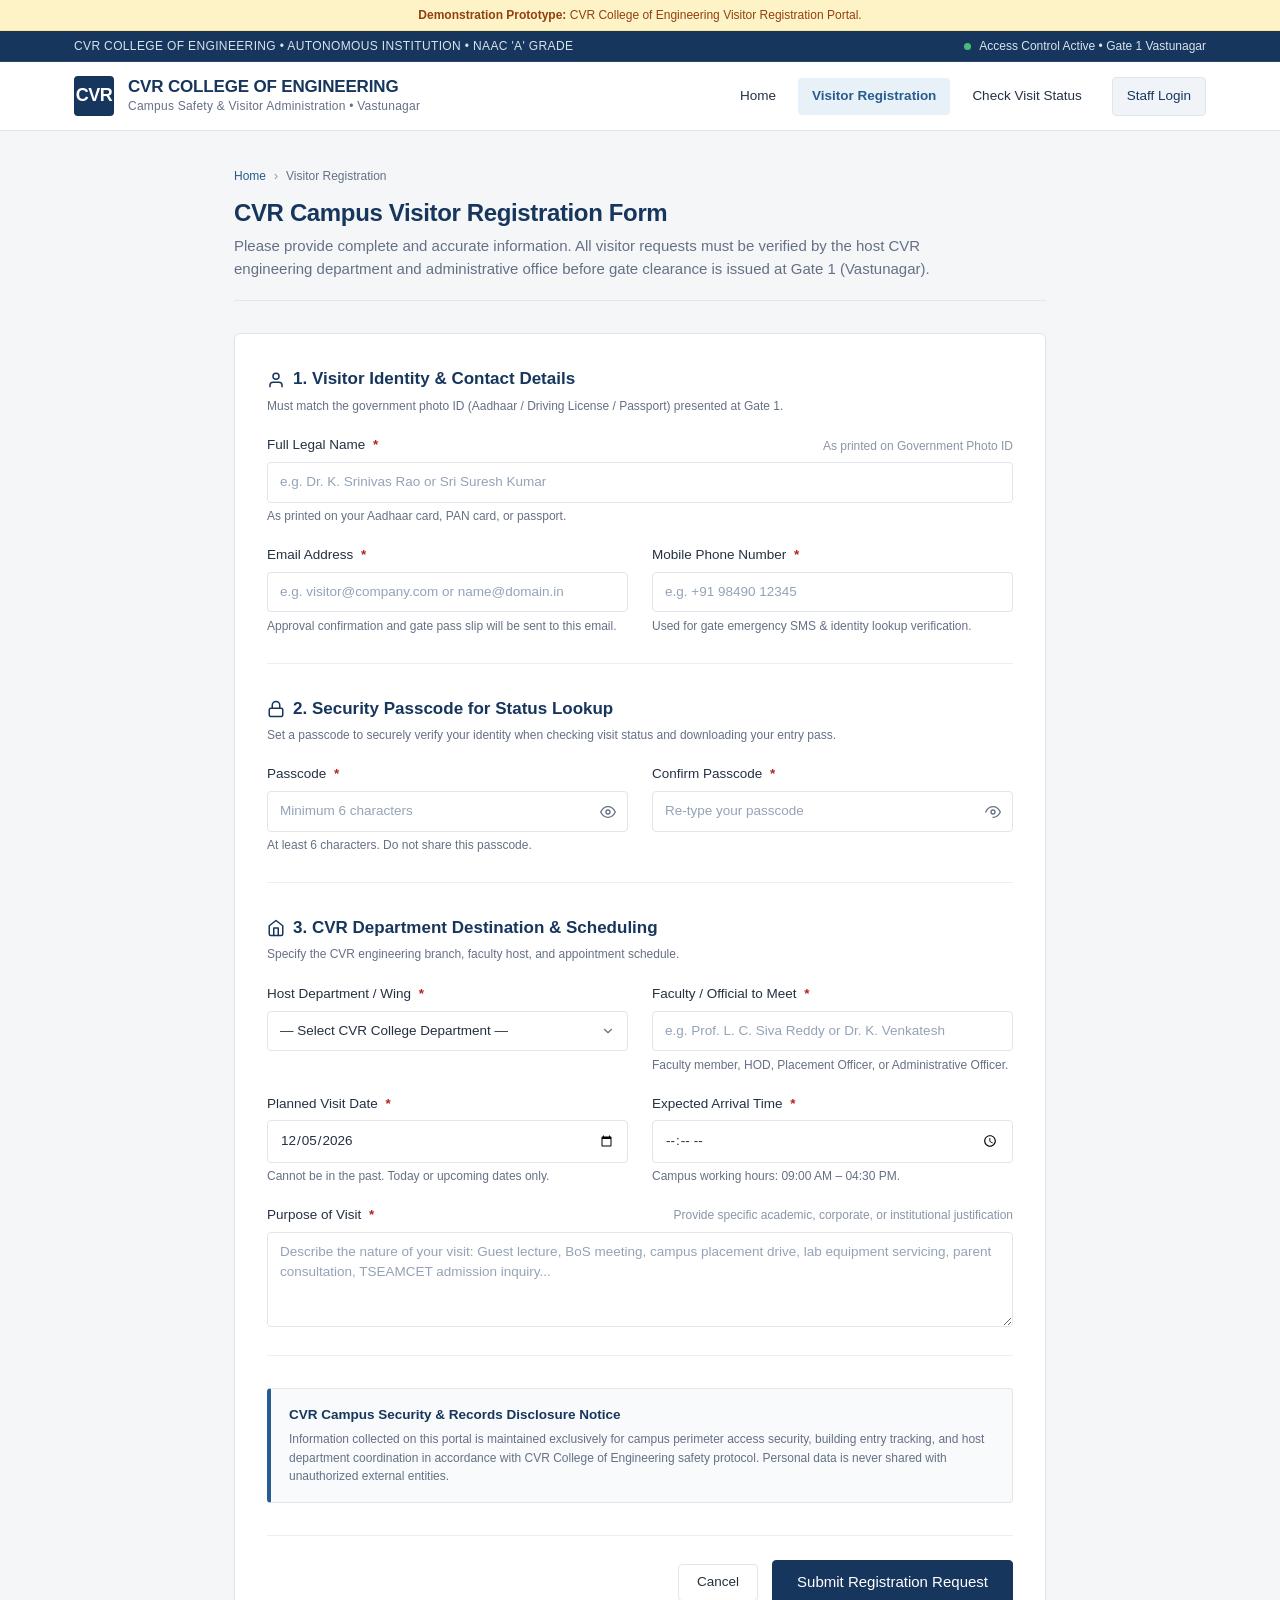
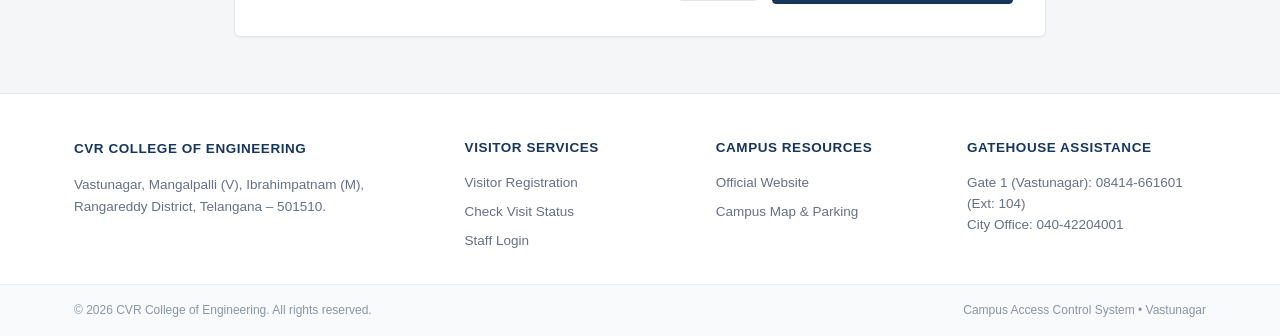
<file: register.html>
<!DOCTYPE html>
<html lang="en">
<head>
  <meta charset="UTF-8">
  <meta name="viewport" content="width=device-width, initial-scale=1.0">
  <title>Visitor Registration Form | CVR College of Engineering</title>
  <link rel="icon" type="image/svg+xml" href="assets/icons/favicon.svg">
  <link rel="stylesheet" href="css/styles.css">
  <link rel="stylesheet" href="css/forms.css">
  <meta name="description" content="Register your visit to CVR College of Engineering (Autonomous, JNTUH) Vastunagar campus departments.">
</head>
<body>
  <a href="#main-content" class="skip-link">Skip to main content</a>

  <aside class="demo-badge-banner" role="complementary">
    <div class="container">
      <strong>Demonstration Prototype:</strong> CVR College of Engineering Visitor Registration Portal.
    </div>
  </aside>

  <!-- Campus Header -->
  <header class="site-header">
    <div class="header-topbar">
      <div class="container">
        <span class="topbar-tag">CVR College of Engineering &bull; Autonomous Institution &bull; NAAC 'A' Grade</span>
        <div class="topbar-status">
          <span class="status-indicator-dot" aria-hidden="true"></span>
          <span>Access Control Active &bull; Gate 1 Vastunagar</span>
        </div>
      </div>
    </div>

    <div class="header-main">
      <div class="container">
        <a href="index.html" class="brand-wrapper" aria-label="CVR College of Engineering Visitor Portal Home">
          <div class="brand-emblem" aria-hidden="true">CVR</div>
          <div class="brand-text">
            <span class="brand-name">CVR COLLEGE OF ENGINEERING</span>
            <span class="brand-dept">Campus Safety &amp; Visitor Administration &bull; Vastunagar</span>
          </div>
        </a>

        <button type="button" class="mobile-menu-btn" aria-label="Toggle navigation menu" aria-expanded="false">
          <svg width="20" height="20" viewBox="0 0 24 24" fill="none" stroke="currentColor" stroke-width="2" stroke-linecap="round" stroke-linejoin="round" aria-hidden="true">
            <line x1="3" y1="12" x2="21" y2="12"></line>
            <line x1="3" y1="6" x2="21" y2="6"></line>
            <line x1="3" y1="18" x2="21" y2="18"></line>
          </svg>
        </button>

        <nav class="main-nav" aria-label="Primary navigation">
          <ul class="nav-list">
            <li><a href="index.html" class="nav-link">Home</a></li>
            <li><a href="register.html" class="nav-link active" aria-current="page">Visitor Registration</a></li>
            <li><a href="status.html" class="nav-link">Check Visit Status</a></li>
            <li><a href="login.html" class="nav-link nav-link-staff">Staff Login</a></li>
          </ul>
        </nav>
      </div>
    </div>
  </header>

  <!-- Main Content -->
  <main id="main-content" class="main-content">
    <div class="container" style="max-width: 860px;">
      
      <!-- Page Breadcrumb & Header -->
      <nav class="breadcrumbs" aria-label="Breadcrumb">
        <a href="index.html">Home</a>
        <span class="breadcrumbs-sep">&rsaquo;</span>
        <span aria-current="page">Visitor Registration</span>
      </nav>

      <div class="page-intro-header">
        <h1 class="page-title">CVR Campus Visitor Registration Form</h1>
        <p class="page-description">
          Please provide complete and accurate information. All visitor requests must be verified by the host CVR engineering department and administrative office before gate clearance is issued at Gate 1 (Vastunagar).
        </p>
      </div>

      <!-- Registration Form Container -->
      <div class="form-card">
        <form id="visitorRegistrationForm" novalidate autocomplete="off">
          
          <!-- Section 1: Visitor Identity & Contact -->
          <div class="form-section">
            <h2 class="form-section-title">
              <svg width="18" height="18" viewBox="0 0 24 24" fill="none" stroke="currentColor" stroke-width="2" stroke-linecap="round" stroke-linejoin="round" aria-hidden="true">
                <path d="M20 21v-2a4 4 0 0 0-4-4H8a4 4 0 0 0-4 4v2"></path>
                <circle cx="12" cy="7" r="4"></circle>
              </svg>
              1. Visitor Identity &amp; Contact Details
            </h2>
            <p class="form-section-subtitle">Must match the government photo ID (Aadhaar / Driving License / Passport) presented at Gate 1.</p>

            <div class="form-grid">
              
              <!-- Full Name -->
              <div class="form-group form-grid-full" id="group-fullName">
                <label for="fullName" class="form-label">
                  <span>Full Legal Name <span class="required-star">*</span></span>
                  <span class="form-label-hint">As printed on Government Photo ID</span>
                </label>
                <input 
                  type="text" 
                  id="fullName" 
                  name="fullName" 
                  class="form-control" 
                  placeholder="e.g. Dr. K. Srinivas Rao or Sri Suresh Kumar" 
                  required
                  aria-describedby="error-fullName hint-fullName">
                <div id="hint-fullName" class="form-helper">As printed on your Aadhaar card, PAN card, or passport.</div>
                <div id="error-fullName" class="form-error" role="alert">Please enter your full legal name (at least 3 characters).</div>
              </div>

              <!-- Email Address -->
              <div class="form-group" id="group-email">
                <label for="email" class="form-label">
                  <span>Email Address <span class="required-star">*</span></span>
                </label>
                <input 
                  type="email" 
                  id="email" 
                  name="email" 
                  class="form-control" 
                  placeholder="e.g. visitor@company.com or name@domain.in" 
                  required
                  aria-describedby="error-email hint-email">
                <div id="hint-email" class="form-helper">Approval confirmation and gate pass slip will be sent to this email.</div>
                <div id="error-email" class="form-error" role="alert">Please enter a valid email address (e.g. name@domain.com).</div>
              </div>

              <!-- Mobile Number -->
              <div class="form-group" id="group-phone">
                <label for="phone" class="form-label">
                  <span>Mobile Phone Number <span class="required-star">*</span></span>
                </label>
                <input 
                  type="tel" 
                  id="phone" 
                  name="phone" 
                  class="form-control" 
                  placeholder="e.g. +91 98490 12345" 
                  required
                  aria-describedby="error-phone hint-phone">
                <div id="hint-phone" class="form-helper">Used for gate emergency SMS &amp; identity lookup verification.</div>
                <div id="error-phone" class="form-error" role="alert">Please enter a valid phone number (minimum 10 digits).</div>
              </div>

            </div>
          </div>

          <!-- Section 2: Security & Status Verification Credentials -->
          <div class="form-section">
            <h2 class="form-section-title">
              <svg width="18" height="18" viewBox="0 0 24 24" fill="none" stroke="currentColor" stroke-width="2" stroke-linecap="round" stroke-linejoin="round" aria-hidden="true">
                <rect x="3" y="11" width="18" height="11" rx="2" ry="2"></rect>
                <path d="M7 11V7a5 5 0 0 1 10 0v4"></path>
              </svg>
              2. Security Passcode for Status Lookup
            </h2>
            <p class="form-section-subtitle">Set a passcode to securely verify your identity when checking visit status and downloading your entry pass.</p>

            <div class="form-grid">
              
              <!-- Password -->
              <div class="form-group" id="group-password">
                <label for="password" class="form-label">
                  <span>Passcode <span class="required-star">*</span></span>
                </label>
                <div class="input-group">
                  <input 
                    type="password" 
                    id="password" 
                    name="password" 
                    class="form-control" 
                    placeholder="Minimum 6 characters" 
                    required
                    aria-describedby="error-password hint-password">
                  <button type="button" class="input-group-append-btn toggle-password-btn" data-target="password" aria-label="Toggle password visibility">
                    <svg width="16" height="16" viewBox="0 0 24 24" fill="none" stroke="currentColor" stroke-width="2" stroke-linecap="round" stroke-linejoin="round" aria-hidden="true">
                      <path d="M1 12s4-8 11-8 11 8 11 8-4 8-11 8-11-8-11-8z"></path>
                      <circle cx="12" cy="12" r="3"></circle>
                    </svg>
                  </button>
                </div>
                <div id="hint-password" class="form-helper">At least 6 characters. Do not share this passcode.</div>
                <div id="error-password" class="form-error" role="alert">Passcode must contain at least 6 characters.</div>
              </div>

              <!-- Confirm Password -->
              <div class="form-group" id="group-confirmPassword">
                <label for="confirmPassword" class="form-label">
                  <span>Confirm Passcode <span class="required-star">*</span></span>
                </label>
                <div class="input-group">
                  <input 
                    type="password" 
                    id="confirmPassword" 
                    name="confirmPassword" 
                    class="form-control" 
                    placeholder="Re-type your passcode" 
                    required
                    aria-describedby="error-confirmPassword">
                  <button type="button" class="input-group-append-btn toggle-password-btn" data-target="confirmPassword" aria-label="Toggle password confirmation visibility">
                    <svg width="16" height="16" viewBox="0 0 24 24" fill="none" stroke="currentColor" stroke-width="2" stroke-linecap="round" stroke-linejoin="round" aria-hidden="true">
                      <path d="M1 12s4-8 11-8 11 8 11 8-4 8-11 8-11-8z"></path>
                      <circle cx="12" cy="12" r="3"></circle>
                    </svg>
                  </button>
                </div>
                <div id="error-confirmPassword" class="form-error" role="alert">Passcodes do not match. Please verify.</div>
              </div>

            </div>
          </div>

          <!-- Section 3: Visit Details & Host Information -->
          <div class="form-section">
            <h2 class="form-section-title">
              <svg width="18" height="18" viewBox="0 0 24 24" fill="none" stroke="currentColor" stroke-width="2" stroke-linecap="round" stroke-linejoin="round" aria-hidden="true">
                <path d="M3 9l9-7 9 7v11a2 2 0 0 1-2 2H5a2 2 0 0 1-2-2z"></path>
                <polyline points="9 22 9 12 15 12 15 22"></polyline>
              </svg>
              3. CVR Department Destination &amp; Scheduling
            </h2>
            <p class="form-section-subtitle">Specify the CVR engineering branch, faculty host, and appointment schedule.</p>

            <div class="form-grid">
              
              <!-- Department -->
              <div class="form-group" id="group-department">
                <label for="department" class="form-label">
                  <span>Host Department / Wing <span class="required-star">*</span></span>
                </label>
                <select id="department" name="department" class="form-control" required aria-describedby="error-department">
                  <option value="">&mdash; Select CVR College Department &mdash;</option>
                  <option value="Computer Science & Engineering (CSE)">Computer Science &amp; Engineering (CSE) &bull; Main Computing Block</option>
                  <option value="Electronics & Communication Engineering (ECE)">Electronics &amp; Communication Engineering (ECE) &bull; Vishveshwarya Block</option>
                  <option value="Electrical & Electronics Engineering (EEE)">Electrical &amp; Electronics Engineering (EEE) &bull; Ramanujan Block</option>
                  <option value="Information Technology (IT)">Information Technology (IT) &bull; Tech Complex</option>
                  <option value="Artificial Intelligence & Machine Learning (AI & ML)">Artificial Intelligence &amp; Machine Learning (AI &amp; ML) &bull; Innovation Wing</option>
                  <option value="Mechanical Engineering (ME)">Mechanical Engineering (ME) &bull; Workshop &amp; Mechanical Block</option>
                  <option value="Civil Engineering (CE)">Civil Engineering (CE) &bull; Infrastructure Block</option>
                  <option value="Humanities & Sciences (H&S)">Humanities &amp; Sciences (H&amp;S) &bull; Basic Sciences Wing</option>
                  <option value="Training & Placement Cell (T&P)">Training &amp; Placement Cell (T&amp;P) &bull; Central Placement Pavilion</option>
                  <option value="Administrative Office & Examination Branch">Administrative Office &amp; Examination Branch &bull; Main Admin Block</option>
                </select>
                <div id="error-department" class="form-error" role="alert">Please select the host CVR department.</div>
              </div>

              <!-- Person to Meet -->
              <div class="form-group" id="group-personToMeet">
                <label for="personToMeet" class="form-label">
                  <span>Faculty / Official to Meet <span class="required-star">*</span></span>
                </label>
                <input 
                  type="text" 
                  id="personToMeet" 
                  name="personToMeet" 
                  class="form-control" 
                  placeholder="e.g. Prof. L. C. Siva Reddy or Dr. K. Venkatesh" 
                  required
                  aria-describedby="error-personToMeet hint-host">
                <div id="hint-host" class="form-helper">Faculty member, HOD, Placement Officer, or Administrative Officer.</div>
                <div id="error-personToMeet" class="form-error" role="alert">Please specify the CVR faculty member or official you are meeting.</div>
              </div>

              <!-- Planned Visit Date -->
              <div class="form-group" id="group-visitDate">
                <label for="visitDate" class="form-label">
                  <span>Planned Visit Date <span class="required-star">*</span></span>
                </label>
                <input 
                  type="date" 
                  id="visitDate" 
                  name="visitDate" 
                  class="form-control" 
                  required
                  aria-describedby="error-visitDate hint-date">
                <div id="hint-date" class="form-helper">Cannot be in the past. Today or upcoming dates only.</div>
                <div id="error-visitDate" class="form-error" role="alert">Please select a valid date (today or in the future).</div>
              </div>

              <!-- Expected Arrival Time -->
              <div class="form-group" id="group-arrivalTime">
                <label for="arrivalTime" class="form-label">
                  <span>Expected Arrival Time <span class="required-star">*</span></span>
                </label>
                <input 
                  type="time" 
                  id="arrivalTime" 
                  name="arrivalTime" 
                  class="form-control" 
                  required
                  aria-describedby="error-arrivalTime hint-time">
                <div id="hint-time" class="form-helper">Campus working hours: 09:00 AM &ndash; 04:30 PM.</div>
                <div id="error-arrivalTime" class="form-error" role="alert">Please specify your expected arrival time.</div>
              </div>

              <!-- Purpose of Visit -->
              <div class="form-group form-grid-full" id="group-purpose">
                <label for="purpose" class="form-label">
                  <span>Purpose of Visit <span class="required-star">*</span></span>
                  <span class="form-label-hint">Provide specific academic, corporate, or institutional justification</span>
                </label>
                <textarea 
                  id="purpose" 
                  name="purpose" 
                  class="form-control" 
                  placeholder="Describe the nature of your visit: Guest lecture, BoS meeting, campus placement drive, lab equipment servicing, parent consultation, TSEAMCET admission inquiry..." 
                  required
                  aria-describedby="error-purpose"></textarea>
                <div id="error-purpose" class="form-error" role="alert">Please describe the purpose of your visit (at least 15 characters).</div>
              </div>

            </div>
          </div>

          <!-- Privacy Notice Box -->
          <div class="privacy-notice-box" role="note">
            <div class="privacy-notice-title">CVR Campus Security &amp; Records Disclosure Notice</div>
            <p>
              Information collected on this portal is maintained exclusively for campus perimeter access security, building entry tracking, and host department coordination in accordance with CVR College of Engineering safety protocol. Personal data is never shared with unauthorized external entities.
            </p>
          </div>

          <!-- Form Actions -->
          <div class="form-actions">
            <a href="index.html" class="btn btn-secondary">Cancel</a>
            <button type="submit" id="submitBtn" class="btn btn-primary btn-lg">
              <span>Submit Registration Request</span>
            </button>
          </div>

        </form>
      </div>

    </div>
  </main>

  <!-- Submission Confirmation Modal -->
  <div class="modal-overlay" id="successModal" role="dialog" aria-modal="true" aria-labelledby="successModalTitle" aria-hidden="true">
    <div class="modal-dialog">
      <div class="modal-header">
        <h2 class="modal-title" id="successModalTitle" style="color: var(--color-success); display: flex; align-items: center; gap: 0.5rem;">
          <svg width="22" height="22" viewBox="0 0 24 24" fill="none" stroke="currentColor" stroke-width="2" stroke-linecap="round" stroke-linejoin="round" aria-hidden="true">
            <path d="M22 11.08V12a10 10 0 1 1-5.93-9.14"></path>
            <polyline points="22 4 12 14.01 9 11.01"></polyline>
          </svg>
          Registration Request Received &bull; CVR College
        </h2>
        <button type="button" class="modal-close-btn" id="modalCloseBtn" aria-label="Close dialog">&times;</button>
      </div>

      <div class="modal-body">
        <p style="font-size: 0.9375rem; color: var(--color-text-main); margin-bottom: 1.25rem; line-height: 1.55;">
          Your visitor request has been logged and forwarded to the host department head / Administrative Officer for clearance review. Please note your official Reference Number:
        </p>

        <!-- Reference Summary Box -->
        <div style="background-color: #F8FAFC; border: 2px dashed var(--color-secondary); border-radius: var(--radius-sm); padding: 1.25rem; text-align: center; margin-bottom: 1.25rem;">
          <div style="font-size: 0.75rem; text-transform: uppercase; letter-spacing: 0.05em; color: var(--color-text-secondary); font-weight: 600;">
            Official Request Reference Number
          </div>
          <div id="confirmedRefNumber" style="font-family: var(--font-family-mono); font-size: 1.625rem; font-weight: 700; color: var(--color-primary); margin: 0.5rem 0; letter-spacing: 0.05em;">
            CVR-2026-0000
          </div>
          <div style="font-size: 0.8125rem; color: var(--color-text-secondary);">
            Assigned to: <strong id="confirmedVisitorName" style="color: var(--color-text-main);">Visitor Name</strong>
          </div>
        </div>

        <div class="alert alert-info" style="margin-bottom: 0;">
          <div class="alert-content">
            <div class="alert-title">Important Instructions:</div>
            <ul style="margin: 0.25rem 0 0 1.2rem; font-size: 0.8125rem; line-height: 1.5;">
              <li>You can check clearance status at any time on the <strong>Check Visit Status</strong> page using this Reference Number and your email.</li>
              <li>Once approved, present this Reference Number and government photo ID (Aadhaar / DL / Passport) at <strong>Gate 1 (Vastunagar Main Entrance)</strong>.</li>
            </ul>
          </div>
        </div>
      </div>

      <div class="modal-footer">
        <a href="index.html" class="btn btn-secondary">Return to Home</a>
        <a href="#" id="viewStatusBtn" class="btn btn-primary">Check Status Now &rarr;</a>
      </div>
    </div>
  </div>

  <!-- Campus Footer -->
  <footer class="site-footer">
    <div class="footer-top">
      <div class="container">
        <div class="footer-grid">
          <div class="footer-about">
            <div class="footer-col-title">CVR College of Engineering</div>
            <p>Vastunagar, Mangalpalli (V), Ibrahimpatnam (M), Rangareddy District, Telangana – 501510.</p>
          </div>
          <div>
            <div class="footer-col-title">Visitor Services</div>
            <ul class="footer-links">
              <li><a href="register.html">Visitor Registration</a></li>
              <li><a href="status.html">Check Visit Status</a></li>
              <li><a href="login.html">Staff Login</a></li>
            </ul>
          </div>
          <div>
            <div class="footer-col-title">Campus Resources</div>
            <ul class="footer-links">
              <li><a href="https://cvr.ac.in" target="_blank" rel="noopener">Official Website</a></li>
              <li><a href="#">Campus Map &amp; Parking</a></li>
            </ul>
          </div>
          <div>
            <div class="footer-col-title">Gatehouse Assistance</div>
            <p style="font-size: 0.84375rem;">Gate 1 (Vastunagar): 08414-661601 (Ext: 104)<br>City Office: 040-42204001</p>
          </div>
        </div>
      </div>
    </div>
    <div class="footer-bottom">
      <div class="container">
        <div>&copy; 2026 CVR College of Engineering. All rights reserved.</div>
        <div>Campus Access Control System &bull; Vastunagar</div>
      </div>
    </div>
  </footer>

  <script src="js/common.js"></script>
  <script src="js/registration.js"></script>
</body>
</html>
</file>
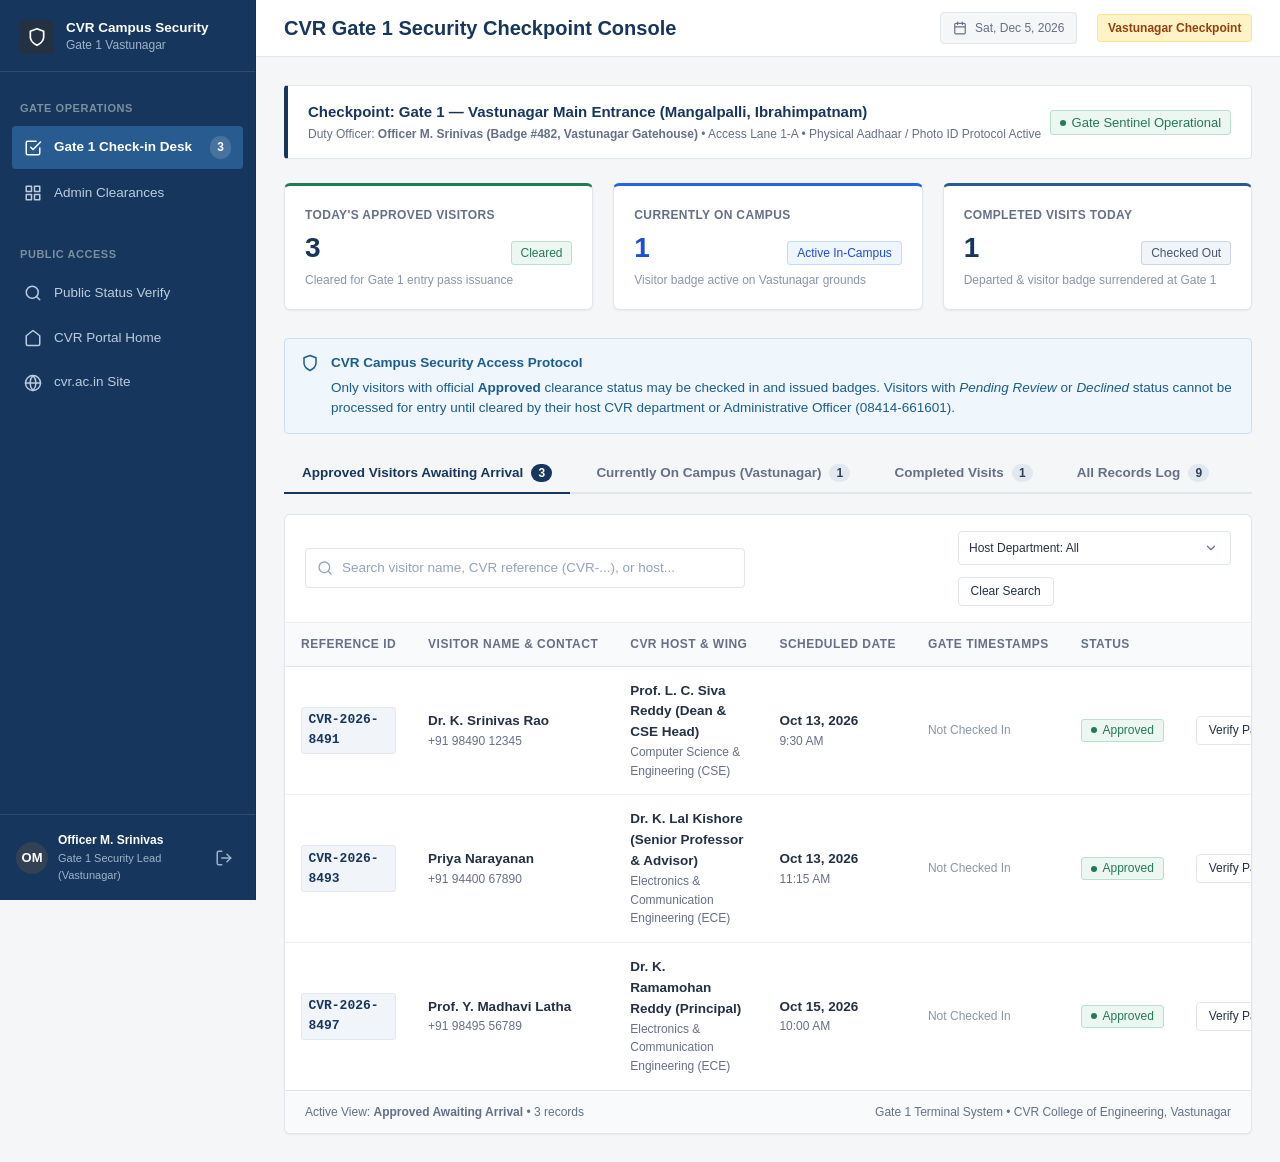
<file: security-dashboard.html>
<!DOCTYPE html>
<html lang="en">
<head>
  <meta charset="UTF-8">
  <meta name="viewport" content="width=device-width, initial-scale=1.0">
  <title>Security Gatehouse Console | CVR College of Engineering</title>
  <link rel="icon" type="image/svg+xml" href="assets/icons/favicon.svg">
  <link rel="stylesheet" href="css/styles.css">
  <link rel="stylesheet" href="css/forms.css">
  <link rel="stylesheet" href="css/dashboard.css">
  <meta name="description" content="CVR College of Engineering campus security checkpoint portal for verifying approved visitors, logging gate check-in, and monitoring active visitors at Vastunagar campus.">
  <style>
    .security-tab-nav {
      display: flex;
      gap: 0.5rem;
      border-bottom: 2px solid var(--color-border);
      margin-bottom: 1.25rem;
    }
    .security-tab-btn {
      background: none;
      border: none;
      padding: 0.625rem 1.125rem;
      font-size: var(--font-size-sm);
      font-weight: var(--font-weight-semibold);
      color: var(--color-text-secondary);
      cursor: pointer;
      border-bottom: 2px solid transparent;
      margin-bottom: -2px;
      display: flex;
      align-items: center;
      gap: 0.5rem;
      transition: color var(--transition-fast), border-color var(--transition-fast);
    }
    .security-tab-btn:hover {
      color: var(--color-primary);
    }
    .security-tab-btn.active {
      color: var(--color-primary);
      border-bottom-color: var(--color-primary);
    }
    .security-tab-count {
      background: #E2E8F0;
      color: #334155;
      font-size: 0.75rem;
      padding: 0.1rem 0.45rem;
      border-radius: 10px;
    }
    .security-tab-btn.active .security-tab-count {
      background: var(--color-primary);
      color: #FFFFFF;
    }
  </style>
</head>
<body>
  <a href="#security-main" class="skip-link">Skip to main content</a>

  <div class="dashboard-layout">
    
    <!-- Left Navigation Sidebar -->
    <aside class="dashboard-sidebar" id="securitySidebar" aria-label="Security checkpoint navigation">
      <div class="sidebar-header">
        <div class="sidebar-emblem" style="background-color: #243142; color: #FFFFFF;">
          <svg width="20" height="20" viewBox="0 0 24 24" fill="none" stroke="currentColor" stroke-width="2" stroke-linecap="round" stroke-linejoin="round" aria-hidden="true">
            <path d="M12 22s8-4 8-10V5l-8-3-8 3v7c0 6 8 10 8 10z"></path>
          </svg>
        </div>
        <div class="sidebar-title-group">
          <span class="sidebar-title">CVR Campus Security</span>
          <span class="sidebar-subtitle">Gate 1 Vastunagar</span>
        </div>
      </div>

      <nav class="sidebar-nav">
        <div class="sidebar-nav-heading">Gate Operations</div>
        
        <a href="security-dashboard.html" class="sidebar-link active" aria-current="page">
          <svg class="sidebar-icon" viewBox="0 0 24 24" fill="none" stroke="currentColor" stroke-width="2" stroke-linecap="round" stroke-linejoin="round" aria-hidden="true">
            <polyline points="9 11 12 14 22 4"></polyline>
            <path d="M21 12v7a2 2 0 0 1-2 2H5a2 2 0 0 1-2-2V5a2 2 0 0 1 2-2h11"></path>
          </svg>
          <span>Gate 1 Check-in Desk</span>
          <span class="sidebar-badge" id="sidebarGateApprovedCount">0</span>
        </a>

        <a href="admin-dashboard.html" class="sidebar-link">
          <svg class="sidebar-icon" viewBox="0 0 24 24" fill="none" stroke="currentColor" stroke-width="2" stroke-linecap="round" stroke-linejoin="round" aria-hidden="true">
            <rect x="3" y="3" width="7" height="7"></rect>
            <rect x="14" y="3" width="7" height="7"></rect>
            <rect x="14" y="14" width="7" height="7"></rect>
            <rect x="3" y="14" width="7" height="7"></rect>
          </svg>
          <span>Admin Clearances</span>
        </a>

        <div class="sidebar-nav-heading" style="margin-top: 1rem;">Public Access</div>
        <a href="status.html" class="sidebar-link" target="_blank" rel="noopener">
          <svg class="sidebar-icon" viewBox="0 0 24 24" fill="none" stroke="currentColor" stroke-width="2" stroke-linecap="round" stroke-linejoin="round" aria-hidden="true">
            <circle cx="11" cy="11" r="8"></circle>
            <line x1="21" y1="21" x2="16.65" y2="16.65"></line>
          </svg>
          <span>Public Status Verify</span>
        </a>
        <a href="index.html" class="sidebar-link">
          <svg class="sidebar-icon" viewBox="0 0 24 24" fill="none" stroke="currentColor" stroke-width="2" stroke-linecap="round" stroke-linejoin="round" aria-hidden="true">
            <path d="M3 9l9-7 9 7v11a2 2 0 0 1-2 2H5a2 2 0 0 1-2-2z"></path>
          </svg>
          <span>CVR Portal Home</span>
        </a>
        <a href="https://cvr.ac.in" class="sidebar-link" target="_blank" rel="noopener">
          <svg class="sidebar-icon" viewBox="0 0 24 24" fill="none" stroke="currentColor" stroke-width="2" stroke-linecap="round" stroke-linejoin="round" aria-hidden="true">
            <circle cx="12" cy="12" r="10"></circle>
            <line x1="2" y1="12" x2="22" y2="12"></line>
            <path d="M12 2a15.3 15.3 0 0 1 4 10 15.3 15.3 0 0 1-4 10 15.3 15.3 0 0 1-4-10 15.3 15.3 0 0 1 4-10z"></path>
          </svg>
          <span>cvr.ac.in Site</span>
        </a>
      </nav>

      <div class="sidebar-footer">
        <div class="sidebar-user">
          <div class="sidebar-avatar" id="securityAvatar" style="background-color: #334155;">MS</div>
          <div class="sidebar-user-info">
            <div class="sidebar-user-name" id="securityOfficerName">Officer M. Srinivas</div>
            <div class="sidebar-user-role" id="securityOfficerRole">Gate 1 Security Lead</div>
          </div>
        </div>
        <button type="button" class="sidebar-logout-btn" id="secLogoutBtn" title="Sign out of gatehouse console" aria-label="Sign out">
          <svg width="18" height="18" viewBox="0 0 24 24" fill="none" stroke="currentColor" stroke-width="2" stroke-linecap="round" stroke-linejoin="round" aria-hidden="true">
            <path d="M9 21H5a2 2 0 0 1-2-2V5a2 2 0 0 1 2-2h4"></path>
            <polyline points="16 17 21 12 16 7"></polyline>
            <line x1="21" y1="12" x2="9" y2="12"></line>
          </svg>
        </button>
      </div>
    </aside>

    <!-- Main Content Work Area -->
    <main class="dashboard-main" id="security-main">
      
      <!-- Topbar Header -->
      <header class="dashboard-topbar">
        <div class="topbar-left">
          <button type="button" class="sidebar-toggle-btn" id="secSidebarToggleBtn" aria-label="Toggle navigation drawer">
            <svg width="20" height="20" viewBox="0 0 24 24" fill="none" stroke="currentColor" stroke-width="2" stroke-linecap="round" stroke-linejoin="round" aria-hidden="true">
              <line x1="3" y1="12" x2="21" y2="12"></line>
              <line x1="3" y1="6" x2="21" y2="6"></line>
              <line x1="3" y1="18" x2="21" y2="18"></line>
            </svg>
          </button>
          <div>
            <h1 class="topbar-heading-title">CVR Gate 1 Security Checkpoint Console</h1>
          </div>
        </div>

        <div class="topbar-right">
          <div class="date-pill">
            <svg width="14" height="14" viewBox="0 0 24 24" fill="none" stroke="currentColor" stroke-width="2" stroke-linecap="round" stroke-linejoin="round" aria-hidden="true">
              <rect x="3" y="4" width="18" height="18" rx="2" ry="2"></rect>
              <line x1="16" y1="2" x2="16" y2="6"></line>
              <line x1="8" y1="2" x2="8" y2="6"></line>
              <line x1="3" y1="10" x2="21" y2="10"></line>
            </svg>
            <span class="current-date-display">Today</span>
          </div>
          <span class="demo-indicator-pill">Vastunagar Checkpoint</span>
        </div>
      </header>

      <!-- Dashboard Body -->
      <div class="dashboard-body">
        
        <!-- Gatehouse Station Identification Banner -->
        <div class="gatehouse-status-banner">
          <div>
            <div class="gatehouse-station-title">
              Checkpoint: Gate 1 &mdash; Vastunagar Main Entrance (Mangalpalli, Ibrahimpatnam)
            </div>
            <div class="gatehouse-station-meta">
              Duty Officer: <strong id="bannerOfficerName">Officer M. Srinivas (Badge #482)</strong> &bull; Access Lane 1-A &bull; Physical Aadhaar / Photo ID Protocol Active
            </div>
          </div>
          <div>
            <span class="badge badge-approved" style="font-size: 0.8125rem;">
              <span class="badge-dot"></span> Gate Sentinel Operational
            </span>
          </div>
        </div>

        <!-- Metric Summary Cards -->
        <section class="metrics-grid" style="grid-template-columns: repeat(3, 1fr);" aria-label="Gatehouse metrics">
          
          <div class="metric-card accent-approved">
            <div class="metric-label">Today's Approved Visitors</div>
            <div class="metric-value-row">
              <span class="metric-value" id="secMetricApproved">0</span>
              <span class="badge badge-approved">Cleared</span>
            </div>
            <div class="metric-subtext">Cleared for Gate 1 entry pass issuance</div>
          </div>

          <div class="metric-card accent-oncampus">
            <div class="metric-label">Currently On Campus</div>
            <div class="metric-value-row">
              <span class="metric-value" id="secMetricOnCampus" style="color: #1D4ED8;">0</span>
              <span class="badge badge-oncampus">Active In-Campus</span>
            </div>
            <div class="metric-subtext">Visitor badge active on Vastunagar grounds</div>
          </div>

          <div class="metric-card accent-total">
            <div class="metric-label">Completed Visits Today</div>
            <div class="metric-value-row">
              <span class="metric-value" id="secMetricCompleted">0</span>
              <span class="badge badge-completed">Checked Out</span>
            </div>
            <div class="metric-subtext">Departed &amp; visitor badge surrendered at Gate 1</div>
          </div>

        </section>

        <!-- Security Guardrail Alert (Strictly enforced: Unapproved cannot enter) -->
        <div class="alert alert-info" style="margin-bottom: 1.25rem;">
          <div class="alert-icon" aria-hidden="true">
            <svg width="18" height="18" viewBox="0 0 24 24" fill="none" stroke="currentColor" stroke-width="2" stroke-linecap="round" stroke-linejoin="round">
              <path d="M12 22s8-4 8-10V5l-8-3-8 3v7c0 6 8 10 8 10z"></path>
            </svg>
          </div>
          <div class="alert-content">
            <div class="alert-title">CVR Campus Security Access Protocol</div>
            <div>
              Only visitors with official <strong>Approved</strong> clearance status may be checked in and issued badges. Visitors with <em>Pending Review</em> or <em>Declined</em> status cannot be processed for entry until cleared by their host CVR department or Administrative Officer (08414-661601).
            </div>
          </div>
        </div>

        <!-- Tab Navigation for Gatehouse Perspective -->
        <div class="security-tab-nav" role="tablist" aria-label="Gatehouse visitor categories">
          <button type="button" class="security-tab-btn active" id="tabApproved" role="tab" aria-selected="true" data-tab="approved">
            Approved Visitors Awaiting Arrival
            <span class="security-tab-count" id="countTabApproved">0</span>
          </button>
          <button type="button" class="security-tab-btn" id="tabOnCampus" role="tab" aria-selected="false" data-tab="oncampus">
            Currently On Campus (Vastunagar)
            <span class="security-tab-count" id="countTabOnCampus">0</span>
          </button>
          <button type="button" class="security-tab-btn" id="tabCompleted" role="tab" aria-selected="false" data-tab="completed">
            Completed Visits
            <span class="security-tab-count" id="countTabCompleted">0</span>
          </button>
          <button type="button" class="security-tab-btn" id="tabAll" role="tab" aria-selected="false" data-tab="all">
            All Records Log
            <span class="security-tab-count" id="countTabAll">0</span>
          </button>
        </div>

        <!-- Filter Toolbar -->
        <div class="filter-toolbar">
          
          <div class="search-box-wrapper" style="max-width: 440px;">
            <svg class="search-icon" viewBox="0 0 24 24" fill="none" stroke="currentColor" stroke-width="2" stroke-linecap="round" stroke-linejoin="round" aria-hidden="true">
              <circle cx="11" cy="11" r="8"></circle>
              <line x1="21" y1="21" x2="16.65" y2="16.65"></line>
            </svg>
            <input 
              type="search" 
              id="secSearchInput" 
              class="form-control search-input" 
              placeholder="Search visitor name, CVR reference (CVR-...), or host..." 
              aria-label="Search gate records">
          </div>

          <div class="filter-actions-group">
            <select id="secDeptFilter" class="form-control filter-select" aria-label="Filter by department">
              <option value="">Host Department: All</option>
              <option value="Computer Science & Engineering (CSE)">CSE Block</option>
              <option value="Electronics & Communication Engineering (ECE)">ECE (Vishveshwarya)</option>
              <option value="Electrical & Electronics Engineering (EEE)">EEE (Ramanujan)</option>
              <option value="Information Technology (IT)">IT Complex</option>
              <option value="Artificial Intelligence & Machine Learning (AI & ML)">AI &amp; ML Wing</option>
              <option value="Mechanical Engineering (ME)">Mechanical Block</option>
              <option value="Civil Engineering (CE)">Civil Block</option>
              <option value="Humanities & Sciences (H&S)">H&amp;S Wing</option>
              <option value="Training & Placement Cell (T&P)">Placement Pavilion</option>
              <option value="Administrative Office & Examination Branch">Admin Block</option>
            </select>

            <button type="button" id="secResetFiltersBtn" class="btn btn-secondary btn-sm">
              Clear Search
            </button>
          </div>

        </div>

        <!-- Security Data Table -->
        <div class="table-container">
          <table class="data-table" id="secDataTable">
            <thead>
              <tr>
                <th scope="col" style="width: 140px;">Reference ID</th>
                <th scope="col">Visitor Name &amp; Contact</th>
                <th scope="col">CVR Host &amp; Wing</th>
                <th scope="col" style="width: 140px;">Scheduled Date</th>
                <th scope="col" style="width: 160px;">Gate Timestamps</th>
                <th scope="col" style="width: 130px;">Status</th>
                <th scope="col" style="width: 180px; text-align: right;">Gate Action</th>
              </tr>
            </thead>
            <tbody id="secTableBody">
              <!-- Dynamically rendered via security-dashboard.js -->
            </tbody>
          </table>

          <!-- Empty State -->
          <div id="secEmptyState" class="table-empty-state" style="display: none;">
            <svg class="empty-state-icon" viewBox="0 0 24 24" fill="none" stroke="currentColor" stroke-width="1.5" stroke-linecap="round" stroke-linejoin="round" aria-hidden="true">
              <path d="M12 22s8-4 8-10V5l-8-3-8 3v7c0 6 8 10 8 10z"></path>
            </svg>
            <div class="empty-state-title">No Visitors in Current View</div>
            <div class="empty-state-desc">There are no records matching the selected gate tab and filter criteria.</div>
          </div>

          <div class="table-status-bar">
            <div>
              Active View: <span id="secCurrentTabLabel" style="font-weight: 600;">Approved Awaiting Arrival</span> &bull; <span id="secCountDisplay">0</span> records
            </div>
            <div>
              Gate 1 Terminal System &bull; CVR College of Engineering, Vastunagar
            </div>
          </div>
        </div>

      </div>
    </main>

  </div>

  <!-- Visitor Pass Verification Modal (Gate Detail & Pass Print) -->
  <div class="modal-overlay" id="gateDetailModal" role="dialog" aria-modal="true" aria-labelledby="gateModalTitle" aria-hidden="true">
    <div class="modal-dialog modal-dialog-lg">
      <div class="modal-header">
        <h2 class="modal-title" id="gateModalTitle">CVR Campus Visitor Clearance Slip &bull; Gate 1</h2>
        <button type="button" class="modal-close-btn" data-close-modal="gateDetailModal" aria-label="Close dialog">&times;</button>
      </div>
      <div class="modal-body" id="gateModalContent">
        <!-- Rendered via JS -->
      </div>
      <div class="modal-footer" id="gateModalFooter">
        <button type="button" class="btn btn-secondary" data-close-modal="gateDetailModal">Close</button>
      </div>
    </div>
  </div>

  <!-- Check-In Confirmation Modal -->
  <div class="modal-overlay" id="checkInModal" role="dialog" aria-modal="true" aria-labelledby="checkInModalTitle" aria-hidden="true">
    <div class="modal-dialog">
      <div class="modal-header">
        <h2 class="modal-title" id="checkInModalTitle" style="color: var(--color-success); display: flex; align-items: center; gap: 0.5rem;">
          <svg width="20" height="20" viewBox="0 0 24 24" fill="none" stroke="currentColor" stroke-width="2" stroke-linecap="round" stroke-linejoin="round" aria-hidden="true">
            <path d="M16 21v-2a4 4 0 0 0-4-4H5a4 4 0 0 0-4 4v2"></path>
            <circle cx="8.5" cy="7" r="4"></circle>
            <polyline points="17 11 19 13 23 9"></polyline>
          </svg>
          Confirm Gate Arrival Check-in
        </h2>
        <button type="button" class="modal-close-btn" data-close-modal="checkInModal" aria-label="Close dialog">&times;</button>
      </div>
      <div class="modal-body">
        <p style="font-size: 0.9375rem; margin-bottom: 1rem; color: var(--color-text-main);">
          Verify physical government photo ID (Aadhaar / DL / Passport) for <strong id="checkInVisitorName">Visitor</strong> (<code id="checkInRefId">CVR-...</code>) and confirm entry badge issuance.
        </p>

        <div class="alert alert-info" style="margin-bottom: 0;">
          <div class="alert-content">
            <div class="alert-title">Gate 1 Check-in Protocol:</div>
            <ul style="margin: 0.25rem 0 0 1.2rem; font-size: 0.8125rem; line-height: 1.5;">
              <li>Visitor name matches official photo identification.</li>
              <li>Host CVR engineering department authorization verified.</li>
              <li>Temporary physical visitor badge and parking tag handed to visitor.</li>
            </ul>
          </div>
        </div>
      </div>
      <div class="modal-footer">
        <button type="button" class="btn btn-secondary" data-close-modal="checkInModal">Cancel</button>
        <button type="button" class="btn btn-success" id="confirmCheckInBtn">
          Confirm Check-In &amp; Issue Badge
        </button>
      </div>
    </div>
  </div>

  <!-- Check-Out Confirmation Modal -->
  <div class="modal-overlay" id="checkOutModal" role="dialog" aria-modal="true" aria-labelledby="checkOutModalTitle" aria-hidden="true">
    <div class="modal-dialog">
      <div class="modal-header">
        <h2 class="modal-title" id="checkOutModalTitle" style="color: var(--color-primary); display: flex; align-items: center; gap: 0.5rem;">
          <svg width="20" height="20" viewBox="0 0 24 24" fill="none" stroke="currentColor" stroke-width="2" stroke-linecap="round" stroke-linejoin="round" aria-hidden="true">
            <path d="M9 21H5a2 2 0 0 1-2-2V5a2 2 0 0 1 2-2h4"></path>
            <polyline points="16 17 21 12 16 7"></polyline>
            <line x1="21" y1="12" x2="9" y2="12"></line>
          </svg>
          Log Visitor Departure Check-out
        </h2>
        <button type="button" class="modal-close-btn" data-close-modal="checkOutModal" aria-label="Close dialog">&times;</button>
      </div>
      <div class="modal-body">
        <p style="font-size: 0.9375rem; margin-bottom: 1rem; color: var(--color-text-main);">
          Log campus departure for <strong id="checkOutVisitorName">Visitor</strong> (<code id="checkOutRefId">CVR-...</code>)?
        </p>
        <div class="alert alert-warning" style="margin-bottom: 0;">
          <div class="alert-content">
            <div class="alert-title">Badge Return Notice</div>
            <div style="font-size: 0.8125rem;">
              Ensure the visitor has surrendered their temporary building pass and vehicle parking slip at Gate 1 prior to completing departure logging.
            </div>
          </div>
        </div>
      </div>
      <div class="modal-footer">
        <button type="button" class="btn btn-secondary" data-close-modal="checkOutModal">Cancel</button>
        <button type="button" class="btn btn-primary" id="confirmCheckOutBtn">
          Log Checkout &amp; Close Visit
        </button>
      </div>
    </div>
  </div>

  <script src="js/common.js"></script>
  <script src="js/security-dashboard.js"></script>
</body>
</html>
</file>
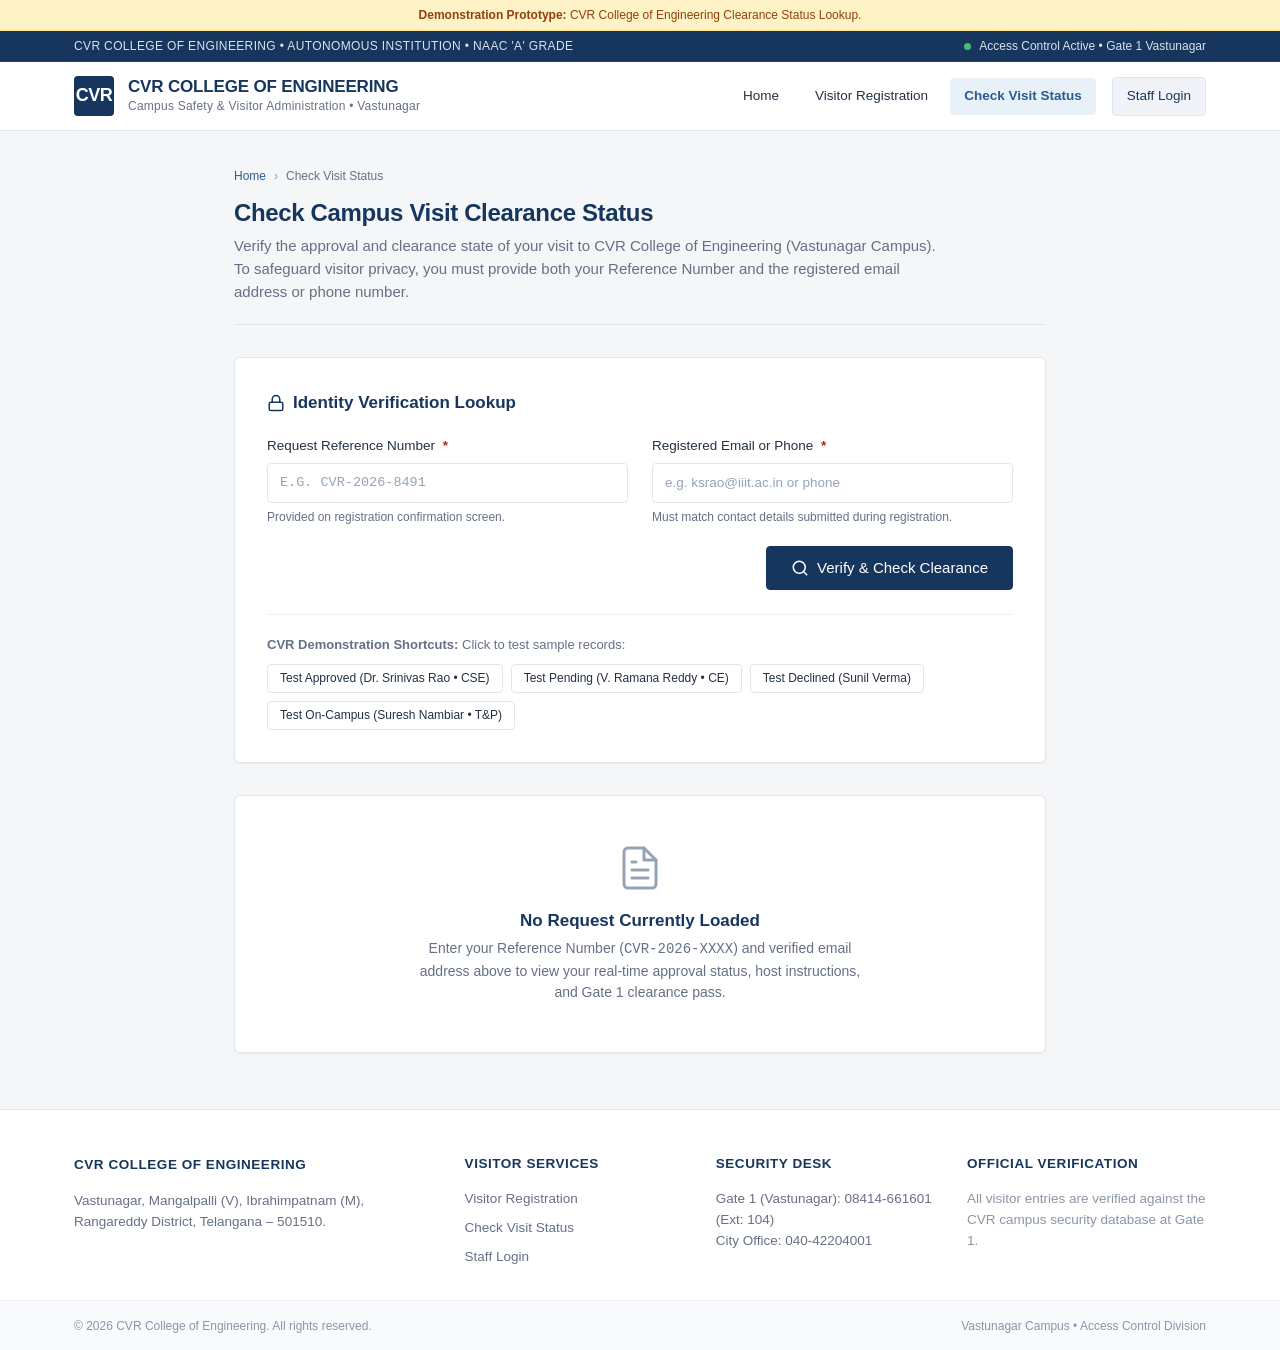
<file: status.html>
<!DOCTYPE html>
<html lang="en">
<head>
  <meta charset="UTF-8">
  <meta name="viewport" content="width=device-width, initial-scale=1.0">
  <title>Check Visit Status | CVR College of Engineering</title>
  <link rel="icon" type="image/svg+xml" href="assets/icons/favicon.svg">
  <link rel="stylesheet" href="css/styles.css">
  <link rel="stylesheet" href="css/forms.css">
  <meta name="description" content="Check the departmental review and clearance status of your CVR College of Engineering campus visit request.">
  <style>
    .status-card-header {
      background: var(--color-bg-subtle);
      border-bottom: 1px solid var(--color-border);
      padding: 1.25rem 1.5rem;
      display: flex;
      justify-content: space-between;
      align-items: center;
      flex-wrap: wrap;
      gap: 1rem;
    }
    .status-grid {
      display: grid;
      grid-template-columns: repeat(2, 1fr);
      gap: 1.25rem 2rem;
      padding: 1.5rem;
    }
    .status-field-title {
      font-size: var(--font-size-xs);
      font-weight: var(--font-weight-semibold);
      color: var(--color-text-secondary);
      text-transform: uppercase;
      letter-spacing: 0.04em;
      margin-bottom: 0.25rem;
    }
    .status-field-val {
      font-size: var(--font-size-base);
      font-weight: var(--font-weight-medium);
      color: var(--color-text-main);
    }
    .instructions-card {
      margin: 0 1.5rem 1.5rem;
      padding: 1.25rem;
      border-radius: var(--radius-sm);
      border: 1px solid transparent;
    }
    @media (max-width: 640px) {
      .status-grid {
        grid-template-columns: 1fr;
        gap: 1rem;
        padding: 1.25rem;
      }
      .instructions-card {
        margin: 0 1rem 1.25rem;
      }
    }
    @media print {
      body * {
        visibility: hidden;
      }
      #statusResultPanel, #statusResultPanel * {
        visibility: visible;
      }
      #statusResultPanel {
        position: absolute;
        left: 0;
        top: 0;
        width: 100%;
        border: 1px solid #000;
        box-shadow: none;
      }
      .no-print {
        display: none !important;
      }
    }
  </style>
</head>
<body>
  <a href="#main-content" class="skip-link">Skip to main content</a>

  <aside class="demo-badge-banner" role="complementary">
    <div class="container">
      <strong>Demonstration Prototype:</strong> CVR College of Engineering Clearance Status Lookup.
    </div>
  </aside>

  <!-- Campus Header -->
  <header class="site-header">
    <div class="header-topbar">
      <div class="container">
        <span class="topbar-tag">CVR College of Engineering &bull; Autonomous Institution &bull; NAAC 'A' Grade</span>
        <div class="topbar-status">
          <span class="status-indicator-dot" aria-hidden="true"></span>
          <span>Access Control Active &bull; Gate 1 Vastunagar</span>
        </div>
      </div>
    </div>

    <div class="header-main">
      <div class="container">
        <a href="index.html" class="brand-wrapper" aria-label="CVR College of Engineering Visitor Portal Home">
          <div class="brand-emblem" aria-hidden="true">CVR</div>
          <div class="brand-text">
            <span class="brand-name">CVR COLLEGE OF ENGINEERING</span>
            <span class="brand-dept">Campus Safety &amp; Visitor Administration &bull; Vastunagar</span>
          </div>
        </a>

        <button type="button" class="mobile-menu-btn" aria-label="Toggle navigation menu" aria-expanded="false">
          <svg width="20" height="20" viewBox="0 0 24 24" fill="none" stroke="currentColor" stroke-width="2" stroke-linecap="round" stroke-linejoin="round" aria-hidden="true">
            <line x1="3" y1="12" x2="21" y2="12"></line>
            <line x1="3" y1="6" x2="21" y2="6"></line>
            <line x1="3" y1="18" x2="21" y2="18"></line>
          </svg>
        </button>

        <nav class="main-nav" aria-label="Primary navigation">
          <ul class="nav-list">
            <li><a href="index.html" class="nav-link">Home</a></li>
            <li><a href="register.html" class="nav-link">Visitor Registration</a></li>
            <li><a href="status.html" class="nav-link active" aria-current="page">Check Visit Status</a></li>
            <li><a href="login.html" class="nav-link nav-link-staff">Staff Login</a></li>
          </ul>
        </nav>
      </div>
    </div>
  </header>

  <!-- Main Content -->
  <main id="main-content" class="main-content">
    <div class="container" style="max-width: 860px;">
      
      <nav class="breadcrumbs" aria-label="Breadcrumb">
        <a href="index.html">Home</a>
        <span class="breadcrumbs-sep">&rsaquo;</span>
        <span aria-current="page">Check Visit Status</span>
      </nav>

      <div class="page-intro-header">
        <h1 class="page-title">Check Campus Visit Clearance Status</h1>
        <p class="page-description">
          Verify the approval and clearance state of your visit to CVR College of Engineering (Vastunagar Campus). To safeguard visitor privacy, you must provide both your Reference Number and the registered email address or phone number.
        </p>
      </div>

      <!-- Lookup Verification Form Card -->
      <section class="card form-card" style="margin-bottom: 2rem;">
        <h2 style="font-size: 1.0625rem; font-weight: 600; color: var(--color-primary); margin-bottom: 1.25rem; display: flex; align-items: center; gap: 0.5rem;">
          <svg width="18" height="18" viewBox="0 0 24 24" fill="none" stroke="currentColor" stroke-width="2" stroke-linecap="round" stroke-linejoin="round" aria-hidden="true">
            <rect x="3" y="11" width="18" height="11" rx="2" ry="2"></rect>
            <path d="M7 11V7a5 5 0 0 1 10 0v4"></path>
          </svg>
          Identity Verification Lookup
        </h2>

        <form id="statusLookupForm" novalidate>
          <div class="form-grid">
            
            <div class="form-group" id="group-referenceNumber">
              <label for="referenceNumber" class="form-label">
                <span>Request Reference Number <span class="required-star">*</span></span>
              </label>
              <input 
                type="text" 
                id="referenceNumber" 
                name="referenceNumber" 
                class="form-control" 
                placeholder="e.g. CVR-2026-8491" 
                required
                style="text-transform: uppercase; font-family: var(--font-family-mono);"
                aria-describedby="hint-ref error-ref">
              <div id="hint-ref" class="form-helper">Provided on registration confirmation screen.</div>
              <div id="error-ref" class="form-error" role="alert">Please enter your CVR Reference Number (e.g. CVR-2026-8491).</div>
            </div>

            <div class="form-group" id="group-verificationCred">
              <label for="verificationCred" class="form-label">
                <span>Registered Email or Phone <span class="required-star">*</span></span>
              </label>
              <input 
                type="text" 
                id="verificationCred" 
                name="verificationCred" 
                class="form-control" 
                placeholder="e.g. ksrao@iiit.ac.in or phone" 
                required
                aria-describedby="hint-cred error-cred">
              <div id="hint-cred" class="form-helper">Must match contact details submitted during registration.</div>
              <div id="error-cred" class="form-error" role="alert">Please enter the email address or phone used during registration.</div>
            </div>

          </div>

          <div style="display: flex; justify-content: flex-end; align-items: center; margin-top: 1.25rem; gap: 1rem;">
            <button type="submit" id="lookupSubmitBtn" class="btn btn-primary btn-lg">
              <svg width="18" height="18" viewBox="0 0 24 24" fill="none" stroke="currentColor" stroke-width="2" stroke-linecap="round" stroke-linejoin="round" aria-hidden="true">
                <circle cx="11" cy="11" r="8"></circle>
                <line x1="21" y1="21" x2="16.65" y2="16.65"></line>
              </svg>
              <span>Verify &amp; Check Clearance</span>
            </button>
          </div>
        </form>

        <!-- Sample Records Quick Test Bar (For Demo Reviewers) -->
        <div style="margin-top: 1.5rem; padding-top: 1.25rem; border-top: 1px solid var(--color-border-subtle); font-size: 0.8125rem; color: var(--color-text-secondary);">
          <strong>CVR Demonstration Shortcuts:</strong> Click to test sample records:
          <div style="display: flex; gap: 0.5rem; flex-wrap: wrap; margin-top: 0.5rem;">
            <button type="button" class="btn btn-secondary btn-sm demo-fill-btn" data-ref="CVR-2026-8491" data-cred="ksrao@iiit.ac.in">
              Test Approved (Dr. Srinivas Rao &bull; CSE)
            </button>
            <button type="button" class="btn btn-secondary btn-sm demo-fill-btn" data-ref="CVR-2026-8494" data-cred="vr.reddy@lntinfra.in">
              Test Pending (V. Ramana Reddy &bull; CE)
            </button>
            <button type="button" class="btn btn-secondary btn-sm demo-fill-btn" data-ref="CVR-2026-8488" data-cred="sverma@citymediahyd.com">
              Test Declined (Sunil Verma)
            </button>
            <button type="button" class="btn btn-secondary btn-sm demo-fill-btn" data-ref="CVR-2026-8492" data-cred="suresh.n@tcs-campus.com">
              Test On-Campus (Suresh Nambiar &bull; T&amp;P)
            </button>
          </div>
        </div>
      </section>

      <!-- Lookup Error Notice -->
      <div id="lookupErrorAlert" class="alert alert-danger" style="display: none;" role="alert">
        <div class="alert-icon" aria-hidden="true">
          <svg width="18" height="18" viewBox="0 0 24 24" fill="none" stroke="currentColor" stroke-width="2" stroke-linecap="round" stroke-linejoin="round">
            <circle cx="12" cy="12" r="10"></circle>
            <line x1="12" y1="8" x2="12" y2="12"></line>
            <line x1="12" y1="16" x2="12.01" y2="16"></line>
          </svg>
        </div>
        <div class="alert-content">
          <div class="alert-title">No Matching Record Verified</div>
          <div id="lookupErrorMessage">
            The reference number and contact verification credentials provided do not match any active CVR visitor record. Please re-check your reference number and email address, or contact CVR Administrative Office (08414-661601).
          </div>
        </div>
      </div>

      <!-- Initial Empty State Placeholder -->
      <div id="statusEmptyPlaceholder" class="card" style="padding: 3rem 1.5rem; text-align: center;">
        <div style="width: 48px; height: 48px; margin: 0 auto 1rem; color: #94A3B8;">
          <svg width="48" height="48" viewBox="0 0 24 24" fill="none" stroke="currentColor" stroke-width="1.5" stroke-linecap="round" stroke-linejoin="round" aria-hidden="true">
            <path d="M14 2H6a2 2 0 0 0-2 2v16a2 2 0 0 0 2 2h12a2 2 0 0 0 2-2V8z"></path>
            <polyline points="14 2 14 8 20 8"></polyline>
            <line x1="16" y1="13" x2="8" y2="13"></line>
            <line x1="16" y1="17" x2="8" y2="17"></line>
            <polyline points="10 9 9 9 8 9"></polyline>
          </svg>
        </div>
        <h3 style="font-size: 1.0625rem; font-weight: 600; color: var(--color-primary); margin-bottom: 0.25rem;">
          No Request Currently Loaded
        </h3>
        <p style="font-size: 0.875rem; color: var(--color-text-secondary); max-width: 460px; margin: 0 auto;">
          Enter your Reference Number (<code>CVR-2026-XXXX</code>) and verified email address above to view your real-time approval status, host instructions, and Gate 1 clearance pass.
        </p>
      </div>

      <!-- Status Result Panel (Revealed upon verified lookup) -->
      <section id="statusResultPanel" class="card" style="display: none;" aria-live="polite">
        
        <!-- Status Card Top Header -->
        <div class="status-card-header">
          <div>
            <div style="font-size: 0.75rem; text-transform: uppercase; color: var(--color-text-secondary); font-weight: 600; letter-spacing: 0.04em;">
              CVR College Clearance Record &bull; Vastunagar Campus
            </div>
            <div style="display: flex; align-items: baseline; gap: 0.75rem; margin-top: 0.25rem;">
              <span id="resRefNumber" style="font-family: var(--font-family-mono); font-size: 1.35rem; font-weight: 700; color: var(--color-primary);">
                CVR-2026-8491
              </span>
              <span style="font-size: 0.8125rem; color: var(--color-text-muted);">
                Logged: <span id="resCreatedAt">Oct 10, 2026</span>
              </span>
            </div>
          </div>

          <div style="display: flex; align-items: center; gap: 0.75rem;">
            <div id="resBadgeContainer">
              <!-- Rendered via JS -->
            </div>
            <button type="button" id="printPassBtn" class="btn btn-secondary btn-sm no-print" title="Print Visit Clearance Slip">
              <svg width="15" height="15" viewBox="0 0 24 24" fill="none" stroke="currentColor" stroke-width="2" stroke-linecap="round" stroke-linejoin="round" aria-hidden="true">
                <polyline points="6 9 6 2 18 2 18 9"></polyline>
                <path d="M6 18H4a2 2 0 0 1-2-2v-5a2 2 0 0 1 2-2h16a2 2 0 0 1 2 2v5a2 2 0 0 1-2 2h-2"></path>
                <rect x="6" y="14" width="12" height="8"></rect>
              </svg>
              Print Clearance Slip
            </button>
          </div>
        </div>

        <!-- Details Grid -->
        <div class="status-grid">
          
          <div>
            <div class="status-field-title">Visitor Legal Name</div>
            <div class="status-field-val" id="resFullName">Dr. K. Srinivas Rao</div>
            <div style="font-size: 0.8125rem; color: var(--color-text-secondary); margin-top: 0.15rem;" id="resEmailPhone">
              ksrao@iiit.ac.in &bull; +91 98490 12345
            </div>
          </div>

          <div>
            <div class="status-field-title">Host CVR Department</div>
            <div class="status-field-val" id="resDepartment">Computer Science &amp; Engineering (CSE)</div>
          </div>

          <div>
            <div class="status-field-title">Faculty Host / Official</div>
            <div class="status-field-val" id="resPersonToMeet">Prof. L. C. Siva Reddy (Dean &amp; CSE Head)</div>
          </div>

          <div>
            <div class="status-field-title">Scheduled Arrival</div>
            <div class="status-field-val" id="resVisitDateTime">
              Oct 13, 2026 at 09:30 AM
            </div>
          </div>

          <div style="grid-column: 1 / -1;">
            <div class="status-field-title">Declared Purpose</div>
            <div style="font-size: 0.875rem; color: var(--color-text-main); background: #F8FAFC; border: 1px solid var(--color-border-subtle); padding: 0.625rem 0.875rem; border-radius: var(--radius-xs);" id="resPurpose">
              Invited Expert Lecture &amp; BoS Curriculum Review on Generative AI in Main Computing Block.
            </div>
          </div>

          <!-- Review Note Block -->
          <div style="grid-column: 1 / -1;" id="resReviewNoteBlock">
            <div class="status-field-title">CVR Administrative Clearance Notes</div>
            <div style="font-size: 0.875rem; font-style: italic; color: var(--color-text-main); background: #FFFFFF; border: 1px solid var(--color-border); padding: 0.625rem 0.875rem; border-radius: var(--radius-xs);" id="resApprovalNote">
              Official guest speaker clearance granted. Reserved guest parking allocated near Central Library Block.
            </div>
          </div>

        </div>

        <!-- Context-Specific Next Step Instructions Card -->
        <div class="instructions-card" id="resInstructionsCard">
          <div style="font-weight: 600; font-size: 0.875rem; margin-bottom: 0.35rem;" id="resInstructionHeading">
            Next Steps &amp; Campus Protocol:
          </div>
          <div style="font-size: 0.84375rem; line-height: 1.55;" id="resInstructionText">
            <!-- Dynamic instructions based on approval status -->
          </div>
        </div>

      </section>

    </div>
  </main>

  <!-- Campus Footer -->
  <footer class="site-footer">
    <div class="footer-top">
      <div class="container">
        <div class="footer-grid">
          <div class="footer-about">
            <div class="footer-col-title">CVR College of Engineering</div>
            <p>Vastunagar, Mangalpalli (V), Ibrahimpatnam (M), Rangareddy District, Telangana – 501510.</p>
          </div>
          <div>
            <div class="footer-col-title">Visitor Services</div>
            <ul class="footer-links">
              <li><a href="register.html">Visitor Registration</a></li>
              <li><a href="status.html">Check Visit Status</a></li>
              <li><a href="login.html">Staff Login</a></li>
            </ul>
          </div>
          <div>
            <div class="footer-col-title">Security Desk</div>
            <p style="font-size: 0.84375rem;">Gate 1 (Vastunagar): 08414-661601 (Ext: 104)<br>City Office: 040-42204001</p>
          </div>
          <div>
            <div class="footer-col-title">Official Verification</div>
            <p style="font-size: 0.84375rem; color: var(--color-text-muted);">
              All visitor entries are verified against the CVR campus security database at Gate 1.
            </p>
          </div>
        </div>
      </div>
    </div>
    <div class="footer-bottom">
      <div class="container">
        <div>&copy; 2026 CVR College of Engineering. All rights reserved.</div>
        <div>Vastunagar Campus &bull; Access Control Division</div>
      </div>
    </div>
  </footer>

  <script src="js/common.js"></script>
  <script src="js/status.js"></script>
</body>
</html>
</file>
<file: css/styles.css>
/**
 * Campus Visitor Registration & Approval System
 * Global Stylesheet & Design System
 * 
 * Strict Vanilla CSS3 Implementation
 */

:root {
  /* Brand & Theme Palette */
  --color-primary: #17365D;       /* Navy */
  --color-primary-dark: #0F233D;
  --color-primary-light: #204A7D;
  --color-secondary: #285B8F;     /* Slate Blue */
  --color-secondary-light: #E9F1F8;
  --color-accent: #3A73AA;

  /* Surfaces & Backgrounds */
  --color-bg-page: #F4F6F8;
  --color-bg-card: #FFFFFF;
  --color-bg-subtle: #F8FAFC;
  --color-bg-hover: #F0F4F8;

  /* Typography */
  --color-text-main: #243142;
  --color-text-secondary: #667085;
  --color-text-muted: #8A96A6;
  --color-text-inverse: #FFFFFF;

  /* Structural & Dividers */
  --color-border: #E1E6ED;
  --color-border-subtle: #ECEFF3;
  --color-border-focus: #285B8F;

  /* State & Feedback Colors */
  --color-success: #237A57;
  --color-success-bg: #EDF7F2;
  --color-success-border: #B7E0CE;
  
  --color-warning: #A96512;
  --color-warning-bg: #FEF7EE;
  --color-warning-border: #F7D8AF;
  
  --color-danger: #B42318;
  --color-danger-bg: #FEF3F2;
  --color-danger-border: #FECDCA;

  --color-info: #1B5D8C;
  --color-info-bg: #EFF6FC;
  --color-info-border: #C8E0F4;

  /* Typography Scale */
  --font-family-base: -apple-system, BlinkMacSystemFont, "Segoe UI", Roboto, "Helvetica Neue", Arial, sans-serif;
  --font-family-mono: ui-monospace, SFMono-Regular, Menlo, Monaco, Consolas, "Liberation Mono", "Courier New", monospace;
  
  --font-size-xs: 0.75rem;    /* 12px */
  --font-size-sm: 0.84375rem; /* 13.5px */
  --font-size-base: 0.9375rem;/* 15px */
  --font-size-md: 1.0625rem;  /* 17px */
  --font-size-lg: 1.25rem;    /* 20px */
  --font-size-xl: 1.5rem;     /* 24px */
  --font-size-2xl: 1.875rem;  /* 30px */

  --font-weight-regular: 400;
  --font-weight-medium: 500;
  --font-weight-semibold: 600;
  --font-weight-bold: 700;

  /* Metrics & Elevation */
  --radius-xs: 3px;
  --radius-sm: 4px;
  --radius-md: 6px;
  --radius-lg: 8px;

  --shadow-xs: 0 1px 2px rgba(16, 24, 40, 0.05);
  --shadow-sm: 0 1px 3px rgba(16, 24, 40, 0.08), 0 1px 2px rgba(16, 24, 40, 0.04);
  --shadow-md: 0 4px 8px -2px rgba(16, 24, 40, 0.08), 0 2px 4px -2px rgba(16, 24, 40, 0.04);
  --shadow-lg: 0 12px 24px -4px rgba(16, 24, 40, 0.12), 0 4px 8px -4px rgba(16, 24, 40, 0.06);

  --transition-fast: 150ms ease;
  --transition-normal: 200ms ease;
  --max-content-width: 1180px;
}

/* Reset & Foundation */
*, *::before, *::after {
  box-sizing: border-box;
  margin: 0;
  padding: 0;
}

html {
  font-size: 16px;
  scroll-behavior: smooth;
  -webkit-text-size-adjust: 100%;
}

body {
  font-family: var(--font-family-base);
  font-size: var(--font-size-base);
  line-height: 1.55;
  color: var(--color-text-main);
  background-color: var(--color-bg-page);
  min-height: 100vh;
  display: flex;
  flex-direction: column;
}

/* Accessibility & Focus States */
:focus-visible {
  outline: 2px solid var(--color-secondary);
  outline-offset: 2px;
}

@media (prefers-reduced-motion: reduce) {
  *, *::before, *::after {
    animation-duration: 0.01ms !important;
    animation-iteration-count: 1 !important;
    transition-duration: 0.01ms !important;
    scroll-behavior: auto !important;
  }
}

.skip-link {
  position: absolute;
  top: -100px;
  left: 1rem;
  background: var(--color-primary);
  color: var(--color-text-inverse);
  padding: 0.5rem 1rem;
  z-index: 9999;
  border-radius: var(--radius-sm);
  text-decoration: none;
  font-weight: var(--font-weight-medium);
}
.skip-link:focus {
  top: 1rem;
}

/* Global Container */
.container {
  width: 100%;
  max-width: var(--max-content-width);
  margin-left: auto;
  margin-right: auto;
  padding-left: 1.5rem;
  padding-right: 1.5rem;
}

/* Header & Campus Identity */
.site-header {
  background-color: var(--color-bg-card);
  border-bottom: 1px solid var(--color-border);
  position: sticky;
  top: 0;
  z-index: 100;
}

.header-topbar {
  background-color: var(--color-primary);
  color: #D9E2EC;
  font-size: var(--font-size-xs);
  padding: 0.375rem 0;
  border-bottom: 1px solid rgba(255, 255, 255, 0.08);
}
.header-topbar .container {
  display: flex;
  justify-content: space-between;
  align-items: center;
}
.topbar-tag {
  letter-spacing: 0.03em;
  text-transform: uppercase;
  font-weight: var(--font-weight-medium);
}
.topbar-status {
  display: flex;
  align-items: center;
  gap: 0.5rem;
}
.status-indicator-dot {
  width: 7px;
  height: 7px;
  background-color: #48BB78;
  border-radius: 50%;
  display: inline-block;
}

.header-main {
  padding: 0.875rem 0;
}
.header-main .container {
  display: flex;
  justify-content: space-between;
  align-items: center;
}

.brand-wrapper {
  display: flex;
  align-items: center;
  gap: 0.875rem;
  text-decoration: none;
  color: var(--color-text-main);
}
.brand-emblem {
  width: 40px;
  height: 40px;
  background: var(--color-primary);
  color: var(--color-text-inverse);
  display: flex;
  align-items: center;
  justify-content: center;
  border-radius: var(--radius-sm);
  font-weight: var(--font-weight-bold);
  font-size: 1.125rem;
  letter-spacing: -0.5px;
  flex-shrink: 0;
  border: 1px solid rgba(0,0,0,0.1);
}
.brand-text {
  display: flex;
  flex-direction: column;
}
.brand-name {
  font-size: 1.0625rem;
  font-weight: var(--font-weight-bold);
  color: var(--color-primary);
  letter-spacing: -0.01em;
  line-height: 1.2;
}
.brand-dept {
  font-size: var(--font-size-xs);
  color: var(--color-text-secondary);
  font-weight: var(--font-weight-medium);
  letter-spacing: 0.02em;
}

/* Navigation */
.main-nav {
  display: flex;
  align-items: center;
}
.nav-list {
  display: flex;
  list-style: none;
  align-items: center;
  gap: 0.5rem;
}
.nav-link {
  display: inline-flex;
  align-items: center;
  padding: 0.5rem 0.875rem;
  color: var(--color-text-main);
  text-decoration: none;
  font-size: var(--font-size-sm);
  font-weight: var(--font-weight-medium);
  border-radius: var(--radius-sm);
  transition: background-color var(--transition-fast), color var(--transition-fast);
}
.nav-link:hover {
  background-color: var(--color-bg-hover);
  color: var(--color-primary);
}
.nav-link.active {
  background-color: var(--color-secondary-light);
  color: var(--color-secondary);
  font-weight: var(--font-weight-semibold);
}
.nav-link-staff {
  background-color: #F0F4F8;
  color: var(--color-primary);
  border: 1px solid var(--color-border);
  margin-left: 0.5rem;
}
.nav-link-staff:hover {
  background-color: #E2E8F0;
}

.mobile-menu-btn {
  display: none;
  background: none;
  border: 1px solid var(--color-border);
  padding: 0.4rem 0.6rem;
  border-radius: var(--radius-sm);
  color: var(--color-text-main);
  cursor: pointer;
}
.mobile-menu-btn:hover {
  background-color: var(--color-bg-hover);
}

/* Main Content Wrapper */
.main-content {
  flex: 1;
  padding: 2.25rem 0 3.5rem;
}

/* Page Headers (Sub-pages) */
.page-intro-header {
  margin-bottom: 2rem;
  border-bottom: 1px solid var(--color-border);
  padding-bottom: 1.25rem;
}
.page-title {
  font-size: var(--font-size-xl);
  font-weight: var(--font-weight-bold);
  color: var(--color-primary);
  line-height: 1.25;
  letter-spacing: -0.015em;
}
.page-description {
  font-size: var(--font-size-base);
  color: var(--color-text-secondary);
  margin-top: 0.375rem;
  max-width: 720px;
}

/* Breadcrumbs */
.breadcrumbs {
  display: flex;
  align-items: center;
  gap: 0.5rem;
  font-size: var(--font-size-xs);
  color: var(--color-text-secondary);
  margin-bottom: 0.75rem;
}
.breadcrumbs a {
  color: var(--color-secondary);
  text-decoration: none;
}
.breadcrumbs a:hover {
  text-decoration: underline;
}
.breadcrumbs-sep {
  color: var(--color-text-muted);
}

/* Standard Buttons */
.btn {
  display: inline-flex;
  align-items: center;
  justify-content: center;
  gap: 0.5rem;
  font-family: inherit;
  font-size: var(--font-size-sm);
  font-weight: var(--font-weight-medium);
  line-height: 1.25;
  padding: 0.5625rem 1.125rem;
  border-radius: var(--radius-sm);
  border: 1px solid transparent;
  cursor: pointer;
  text-decoration: none;
  transition: background-color var(--transition-fast), border-color var(--transition-fast), box-shadow var(--transition-fast);
  white-space: nowrap;
}
.btn:disabled, .btn[aria-disabled="true"] {
  opacity: 0.6;
  cursor: not-allowed;
  pointer-events: none;
}

.btn-primary {
  background-color: var(--color-primary);
  color: var(--color-text-inverse);
  border-color: var(--color-primary);
}
.btn-primary:hover {
  background-color: var(--color-primary-light);
  border-color: var(--color-primary-light);
}

.btn-secondary {
  background-color: #FFFFFF;
  color: var(--color-text-main);
  border-color: var(--color-border);
}
.btn-secondary:hover {
  background-color: var(--color-bg-hover);
  border-color: #CBD5E1;
}

.btn-accent {
  background-color: var(--color-secondary);
  color: var(--color-text-inverse);
  border-color: var(--color-secondary);
}
.btn-accent:hover {
  background-color: var(--color-accent);
}

.btn-success {
  background-color: var(--color-success);
  color: var(--color-text-inverse);
  border-color: var(--color-success);
}
.btn-success:hover {
  background-color: #1E6649;
}

.btn-danger {
  background-color: var(--color-danger);
  color: var(--color-text-inverse);
  border-color: var(--color-danger);
}
.btn-danger:hover {
  background-color: #991E15;
}

.btn-sm {
  font-size: var(--font-size-xs);
  padding: 0.375rem 0.75rem;
}

.btn-lg {
  font-size: var(--font-size-base);
  padding: 0.75rem 1.5rem;
}

.btn-icon {
  padding: 0.5rem;
  line-height: 1;
}

/* Status Badges */
.badge {
  display: inline-flex;
  align-items: center;
  gap: 0.375rem;
  font-size: var(--font-size-xs);
  font-weight: var(--font-weight-medium);
  padding: 0.2rem 0.55rem;
  border-radius: var(--radius-xs);
  line-height: 1.25;
  border: 1px solid transparent;
  white-space: nowrap;
}

.badge-pending {
  background-color: var(--color-warning-bg);
  color: var(--color-warning);
  border-color: var(--color-warning-border);
}
.badge-approved {
  background-color: var(--color-success-bg);
  color: var(--color-success);
  border-color: var(--color-success-border);
}
.badge-rejected {
  background-color: var(--color-danger-bg);
  color: var(--color-danger);
  border-color: var(--color-danger-border);
}
.badge-completed {
  background-color: #F1F5F9;
  color: #475569;
  border-color: #CBD5E1;
}
.badge-oncampus {
  background-color: #EFF6FF;
  color: #1D4ED8;
  border-color: #BFDBFE;
}

.badge-dot {
  width: 6px;
  height: 6px;
  border-radius: 50%;
  display: inline-block;
  background-color: currentColor;
}

/* Notification & Notice Banners */
.alert {
  display: flex;
  align-items: flex-start;
  gap: 0.75rem;
  padding: 0.875rem 1rem;
  border-radius: var(--radius-sm);
  font-size: var(--font-size-sm);
  border: 1px solid transparent;
  margin-bottom: 1.25rem;
}
.alert-icon {
  flex-shrink: 0;
  width: 18px;
  height: 18px;
  margin-top: 1px;
}
.alert-content {
  flex: 1;
}
.alert-title {
  font-weight: var(--font-weight-semibold);
  margin-bottom: 0.2rem;
}
.alert-info {
  background-color: var(--color-info-bg);
  color: var(--color-info);
  border-color: var(--color-info-border);
}
.alert-success {
  background-color: var(--color-success-bg);
  color: var(--color-success);
  border-color: var(--color-success-border);
}
.alert-warning {
  background-color: var(--color-warning-bg);
  color: var(--color-warning);
  border-color: var(--color-warning-border);
}
.alert-danger {
  background-color: var(--color-danger-bg);
  color: var(--color-danger);
  border-color: var(--color-danger-border);
}

/* Card Surface Component */
.card {
  background: var(--color-bg-card);
  border: 1px solid var(--color-border);
  border-radius: var(--radius-md);
  box-shadow: var(--shadow-xs);
}
.card-header {
  padding: 1rem 1.25rem;
  border-bottom: 1px solid var(--color-border);
  display: flex;
  align-items: center;
  justify-content: space-between;
}
.card-title {
  font-size: var(--font-size-md);
  font-weight: var(--font-weight-semibold);
  color: var(--color-primary);
}
.card-subtitle {
  font-size: var(--font-size-xs);
  color: var(--color-text-secondary);
  margin-top: 0.125rem;
}
.card-body {
  padding: 1.25rem;
}
.card-footer {
  padding: 0.875rem 1.25rem;
  border-top: 1px solid var(--color-border);
  background-color: var(--color-bg-subtle);
  display: flex;
  align-items: center;
  justify-content: flex-end;
  gap: 0.75rem;
}

/* Modal Dialogs */
.modal-overlay {
  position: fixed;
  top: 0;
  left: 0;
  right: 0;
  bottom: 0;
  background-color: rgba(15, 23, 42, 0.55);
  display: flex;
  align-items: center;
  justify-content: center;
  padding: 1.25rem;
  z-index: 1000;
  opacity: 0;
  visibility: hidden;
  transition: opacity var(--transition-fast), visibility var(--transition-fast);
}
.modal-overlay.active {
  opacity: 1;
  visibility: visible;
}

.modal-dialog {
  background: var(--color-bg-card);
  border: 1px solid var(--color-border);
  border-radius: var(--radius-md);
  box-shadow: var(--shadow-lg);
  width: 100%;
  max-width: 580px;
  max-height: 90vh;
  display: flex;
  flex-direction: column;
  transform: translateY(-8px);
  transition: transform var(--transition-fast);
}
.modal-overlay.active .modal-dialog {
  transform: translateY(0);
}
.modal-dialog-lg {
  max-width: 720px;
}

.modal-header {
  padding: 1rem 1.25rem;
  border-bottom: 1px solid var(--color-border);
  display: flex;
  align-items: center;
  justify-content: space-between;
}
.modal-title {
  font-size: var(--font-size-md);
  font-weight: var(--font-weight-semibold);
  color: var(--color-primary);
}
.modal-close-btn {
  background: none;
  border: none;
  cursor: pointer;
  color: var(--color-text-secondary);
  padding: 0.25rem;
  display: flex;
  align-items: center;
  justify-content: center;
  border-radius: var(--radius-xs);
}
.modal-close-btn:hover {
  color: var(--color-text-main);
  background-color: var(--color-bg-hover);
}

.modal-body {
  padding: 1.25rem;
  overflow-y: auto;
}
.modal-footer {
  padding: 1rem 1.25rem;
  border-top: 1px solid var(--color-border);
  background-color: var(--color-bg-subtle);
  display: flex;
  align-items: center;
  justify-content: flex-end;
  gap: 0.75rem;
}

/* Toast System */
.toast-container {
  position: fixed;
  bottom: 1.5rem;
  right: 1.5rem;
  display: flex;
  flex-direction: column;
  gap: 0.625rem;
  z-index: 2000;
  max-width: 380px;
  width: 100%;
  pointer-events: none;
}
.toast {
  pointer-events: auto;
  background: var(--color-bg-card);
  border: 1px solid var(--color-border);
  border-left: 4px solid var(--color-secondary);
  border-radius: var(--radius-sm);
  padding: 0.875rem 1rem;
  box-shadow: var(--shadow-md);
  display: flex;
  align-items: flex-start;
  gap: 0.75rem;
  font-size: var(--font-size-sm);
  transform: translateY(12px);
  opacity: 0;
  transition: transform var(--transition-fast), opacity var(--transition-fast);
}
.toast.show {
  transform: translateY(0);
  opacity: 1;
}
.toast.toast-success {
  border-left-color: var(--color-success);
}
.toast.toast-error {
  border-left-color: var(--color-danger);
}
.toast.toast-warning {
  border-left-color: var(--color-warning);
}
.toast-body {
  flex: 1;
}
.toast-title {
  font-weight: var(--font-weight-semibold);
  margin-bottom: 0.125rem;
}
.toast-close {
  background: none;
  border: none;
  color: var(--color-text-muted);
  cursor: pointer;
  padding: 0;
}
.toast-close:hover {
  color: var(--color-text-main);
}

/* Public Footer */
.site-footer {
  background-color: #FFFFFF;
  border-top: 1px solid var(--color-border);
  margin-top: auto;
  font-size: var(--font-size-sm);
  color: var(--color-text-secondary);
}
.footer-top {
  padding: 2.75rem 0 2rem;
}
.footer-grid {
  display: grid;
  grid-template-columns: 1.8fr 1.1fr 1.1fr 1.2fr;
  gap: 2rem;
}
.footer-col-title {
  font-size: var(--font-size-sm);
  font-weight: var(--font-weight-semibold);
  color: var(--color-primary);
  text-transform: uppercase;
  letter-spacing: 0.04em;
  margin-bottom: 0.875rem;
}
.footer-about {
  line-height: 1.6;
  padding-right: 1.5rem;
}
.footer-links {
  list-style: none;
  display: flex;
  flex-direction: column;
  gap: 0.5rem;
}
.footer-links a {
  color: var(--color-text-secondary);
  text-decoration: none;
  transition: color var(--transition-fast);
}
.footer-links a:hover {
  color: var(--color-primary);
  text-decoration: underline;
}
.footer-contact-item {
  display: flex;
  align-items: flex-start;
  gap: 0.5rem;
  margin-bottom: 0.5rem;
}
.footer-bottom {
  border-top: 1px solid var(--color-border-subtle);
  padding: 1rem 0;
  font-size: var(--font-size-xs);
  color: var(--color-text-muted);
  background-color: var(--color-bg-subtle);
}
.footer-bottom .container {
  display: flex;
  justify-content: space-between;
  align-items: center;
  flex-wrap: wrap;
  gap: 0.5rem;
}

/* Demo Mode Pill */
.demo-badge-banner {
  background-color: #FEF3C7;
  color: #92400E;
  border-bottom: 1px solid #FDE68A;
  font-size: var(--font-size-xs);
  padding: 0.35rem 0;
  text-align: center;
}
.demo-badge-banner strong {
  font-weight: var(--font-weight-semibold);
}

/* Responsive Rules */
@media (max-width: 900px) {
  .footer-grid {
    grid-template-columns: 1fr 1fr;
    gap: 1.5rem;
  }
}

@media (max-width: 768px) {
  .mobile-menu-btn {
    display: block;
  }
  .main-nav {
    display: none;
    position: absolute;
    top: 100%;
    left: 0;
    right: 0;
    background: #FFFFFF;
    border-bottom: 1px solid var(--color-border);
    padding: 1rem 1.5rem;
    box-shadow: var(--shadow-md);
  }
  .main-nav.open {
    display: block;
  }
  .nav-list {
    flex-direction: column;
    align-items: stretch;
    gap: 0.25rem;
  }
  .nav-link {
    padding: 0.625rem 0.75rem;
  }
  .nav-link-staff {
    margin-left: 0;
    margin-top: 0.5rem;
  }
  .footer-grid {
    grid-template-columns: 1fr;
    gap: 1.5rem;
  }
  .footer-bottom .container {
    flex-direction: column;
    align-items: flex-start;
  }
}
</file>
<file: css/forms.css>
/**
 * Campus Visitor Registration & Approval System
 * Form Stylesheet & Validation UI
 * 
 * Strict Vanilla CSS3 Implementation
 */

/* Form Container & Structure */
.form-card {
  background: var(--color-bg-card);
  border: 1px solid var(--color-border);
  border-radius: var(--radius-md);
  box-shadow: var(--shadow-xs);
  padding: 2rem;
}

.form-section {
  margin-bottom: 2rem;
  padding-bottom: 1.75rem;
  border-bottom: 1px solid var(--color-border-subtle);
}
.form-section:last-of-type {
  border-bottom: none;
  margin-bottom: 1.25rem;
  padding-bottom: 0;
}

.form-section-title {
  font-size: var(--font-size-md);
  font-weight: var(--font-weight-semibold);
  color: var(--color-primary);
  margin-bottom: 0.25rem;
  display: flex;
  align-items: center;
  gap: 0.5rem;
}
.form-section-subtitle {
  font-size: var(--font-size-xs);
  color: var(--color-text-secondary);
  margin-bottom: 1.25rem;
}

/* Two-column responsive grid */
.form-grid {
  display: grid;
  grid-template-columns: repeat(2, 1fr);
  gap: 1.25rem 1.5rem;
}
.form-grid-full {
  grid-column: 1 / -1;
}

/* Form Groups & Controls */
.form-group {
  display: flex;
  flex-direction: column;
  position: relative;
}

.form-label {
  font-size: var(--font-size-sm);
  font-weight: var(--font-weight-medium);
  color: var(--color-text-main);
  margin-bottom: 0.375rem;
  display: flex;
  align-items: center;
  justify-content: space-between;
}
.form-label .required-star {
  color: var(--color-danger);
  margin-left: 0.25rem;
  font-weight: var(--font-weight-bold);
}
.form-label-hint {
  font-size: var(--font-size-xs);
  font-weight: var(--font-weight-regular);
  color: var(--color-text-muted);
}

.form-control {
  width: 100%;
  font-family: inherit;
  font-size: var(--font-size-sm);
  color: var(--color-text-main);
  background-color: #FFFFFF;
  border: 1px solid var(--color-border);
  border-radius: var(--radius-sm);
  padding: 0.5625rem 0.75rem;
  line-height: 1.5;
  transition: border-color var(--transition-fast), box-shadow var(--transition-fast), background-color var(--transition-fast);
}

.form-control:hover {
  border-color: #CBD5E1;
}

.form-control:focus {
  outline: none;
  border-color: var(--color-secondary);
  box-shadow: 0 0 0 3px rgba(40, 91, 143, 0.15);
  background-color: #FFFFFF;
}

.form-control::placeholder {
  color: #94A3B8;
}

.form-control:disabled,
.form-control[readonly] {
  background-color: #F8FAFC;
  color: #64748B;
  cursor: not-allowed;
  border-color: var(--color-border);
}

/* Textarea */
textarea.form-control {
  min-height: 95px;
  resize: vertical;
}

/* Select Control */
select.form-control {
  appearance: none;
  background-image: url("data:image/svg+xml,%3Csvg xmlns='http://www.w3.org/2000/svg' width='16' height='16' viewBox='0 0 24 24' fill='none' stroke='%23667085' stroke-width='2' stroke-linecap='round' stroke-linejoin='round'%3E%3Cpolyline points='6 9 12 15 18 9'%3E%3C/polyline%3E%3C/svg%3E");
  background-repeat: no-repeat;
  background-position: right 0.75rem center;
  background-size: 14px 14px;
  padding-right: 2.25rem;
  cursor: pointer;
}

/* Password Input Group with Toggle Button */
.input-group {
  position: relative;
  display: flex;
  align-items: stretch;
  width: 100%;
}
.input-group .form-control {
  padding-right: 2.75rem;
}
.input-group-append-btn {
  position: absolute;
  right: 0;
  top: 0;
  bottom: 0;
  border: none;
  background: transparent;
  color: var(--color-text-secondary);
  padding: 0 0.75rem;
  display: flex;
  align-items: center;
  justify-content: center;
  cursor: pointer;
  border-radius: 0 var(--radius-sm) var(--radius-sm) 0;
  transition: color var(--transition-fast);
}
.input-group-append-btn:hover {
  color: var(--color-text-main);
}
.input-group-append-btn:focus-visible {
  outline: 2px solid var(--color-secondary);
  outline-offset: -2px;
}

/* Helper Text & Inline Validation Messages */
.form-helper {
  font-size: var(--font-size-xs);
  color: var(--color-text-secondary);
  margin-top: 0.35rem;
  line-height: 1.4;
}

.form-error {
  display: none;
  font-size: var(--font-size-xs);
  color: var(--color-danger);
  margin-top: 0.35rem;
  align-items: center;
  gap: 0.35rem;
  line-height: 1.4;
}
.form-error.active {
  display: flex;
}

/* Validation Status Styling */
.form-group.has-error .form-control {
  border-color: var(--color-danger);
  background-color: #FFFDFD;
}
.form-group.has-error .form-control:focus {
  box-shadow: 0 0 0 3px rgba(180, 35, 24, 0.15);
}
.form-group.has-error .form-label {
  color: var(--color-danger);
}

.form-group.has-success .form-control {
  border-color: var(--color-success);
}

/* Checkbox & Radio Controls */
.checkbox-group {
  display: flex;
  align-items: flex-start;
  gap: 0.625rem;
  cursor: pointer;
  user-select: none;
  margin-top: 0.25rem;
}
.checkbox-input {
  width: 17px;
  height: 17px;
  accent-color: var(--color-secondary);
  margin-top: 2px;
  cursor: pointer;
  flex-shrink: 0;
}
.checkbox-label {
  font-size: var(--font-size-sm);
  color: var(--color-text-main);
  line-height: 1.4;
}

/* Privacy Notice & Compliance Box */
.privacy-notice-box {
  background-color: #F8FAFC;
  border: 1px solid var(--color-border);
  border-left: 4px solid var(--color-secondary);
  border-radius: var(--radius-sm);
  padding: 1rem 1.125rem;
  font-size: var(--font-size-xs);
  color: var(--color-text-secondary);
  line-height: 1.55;
  margin-top: 1.5rem;
}
.privacy-notice-title {
  font-weight: var(--font-weight-semibold);
  color: var(--color-primary);
  margin-bottom: 0.25rem;
  font-size: var(--font-size-sm);
}

/* Form Actions Row */
.form-actions {
  display: flex;
  align-items: center;
  justify-content: flex-end;
  gap: 0.875rem;
  margin-top: 2rem;
  padding-top: 1.5rem;
  border-top: 1px solid var(--color-border-subtle);
}

/* Button Loading State */
.btn.is-loading {
  position: relative;
  pointer-events: none;
  color: transparent !important;
}
.btn.is-loading::after {
  content: "";
  position: absolute;
  width: 16px;
  height: 16px;
  top: calc(50% - 8px);
  left: calc(50% - 8px);
  border: 2px solid #FFFFFF;
  border-right-color: transparent;
  border-radius: 50%;
  animation: spinner 0.6s linear infinite;
}
.btn-secondary.is-loading::after {
  border-color: var(--color-primary);
  border-right-color: transparent;
}

@keyframes spinner {
  to {
    transform: rotate(360deg);
  }
}

/* Responsive adjustments */
@media (max-width: 768px) {
  .form-card {
    padding: 1.25rem;
  }
  .form-grid {
    grid-template-columns: 1fr;
    gap: 1rem;
  }
  .form-actions {
    flex-direction: column-reverse;
    align-items: stretch;
  }
  .form-actions .btn {
    width: 100%;
  }
}
</file>
<file: css/dashboard.css>
/**
 * Campus Visitor Registration & Approval System
 * Administrative & Security Gatehouse Dashboard Styles
 * 
 * Strict Vanilla CSS3 Implementation
 */

/* Dashboard Layout Structure */
.dashboard-layout {
  display: flex;
  min-height: 100vh;
  background-color: var(--color-bg-page);
}

/* Sidebar Navigation */
.dashboard-sidebar {
  width: 256px;
  background-color: var(--color-primary);
  color: #D9E2EC;
  display: flex;
  flex-direction: column;
  flex-shrink: 0;
  border-right: 1px solid rgba(0, 0, 0, 0.15);
  position: sticky;
  top: 0;
  height: 100vh;
  z-index: 90;
  transition: transform var(--transition-normal);
}

.sidebar-header {
  padding: 1.25rem 1.25rem 1rem;
  border-bottom: 1px solid rgba(255, 255, 255, 0.1);
  display: flex;
  align-items: center;
  gap: 0.75rem;
}
.sidebar-emblem {
  width: 34px;
  height: 34px;
  background-color: #FFFFFF;
  color: var(--color-primary);
  border-radius: var(--radius-sm);
  display: flex;
  align-items: center;
  justify-content: center;
  font-weight: var(--font-weight-bold);
  font-size: 0.95rem;
  flex-shrink: 0;
}
.sidebar-title-group {
  display: flex;
  flex-direction: column;
  overflow: hidden;
}
.sidebar-title {
  font-size: var(--font-size-sm);
  font-weight: var(--font-weight-bold);
  color: #FFFFFF;
  line-height: 1.2;
  white-space: nowrap;
}
.sidebar-subtitle {
  font-size: var(--font-size-xs);
  color: #9FB3C8;
  white-space: nowrap;
}

.sidebar-nav {
  flex: 1;
  padding: 1rem 0.75rem;
  overflow-y: auto;
  display: flex;
  flex-direction: column;
  gap: 0.25rem;
}

.sidebar-nav-heading {
  font-size: 0.6875rem;
  text-transform: uppercase;
  letter-spacing: 0.05em;
  color: #7B8F9E;
  padding: 0.75rem 0.5rem 0.35rem;
  font-weight: var(--font-weight-semibold);
}

.sidebar-link {
  display: flex;
  align-items: center;
  gap: 0.75rem;
  padding: 0.625rem 0.75rem;
  color: #BCCCDC;
  text-decoration: none;
  font-size: var(--font-size-sm);
  font-weight: var(--font-weight-medium);
  border-radius: var(--radius-sm);
  transition: background-color var(--transition-fast), color var(--transition-fast);
}
.sidebar-link:hover {
  background-color: rgba(255, 255, 255, 0.08);
  color: #FFFFFF;
}
.sidebar-link.active {
  background-color: var(--color-secondary);
  color: #FFFFFF;
  font-weight: var(--font-weight-semibold);
}
.sidebar-icon {
  width: 18px;
  height: 18px;
  flex-shrink: 0;
}
.sidebar-badge {
  margin-left: auto;
  font-size: var(--font-size-xs);
  background-color: rgba(255, 255, 255, 0.15);
  padding: 0.125rem 0.45rem;
  border-radius: 10px;
  color: #FFFFFF;
}

.sidebar-footer {
  padding: 1rem;
  border-top: 1px solid rgba(255, 255, 255, 0.1);
  display: flex;
  align-items: center;
  justify-content: space-between;
}
.sidebar-user {
  display: flex;
  align-items: center;
  gap: 0.625rem;
  overflow: hidden;
}
.sidebar-avatar {
  width: 32px;
  height: 32px;
  border-radius: 50%;
  background-color: var(--color-secondary);
  color: #FFFFFF;
  display: flex;
  align-items: center;
  justify-content: center;
  font-size: 0.8125rem;
  font-weight: var(--font-weight-bold);
  flex-shrink: 0;
}
.sidebar-user-info {
  display: flex;
  flex-direction: column;
  overflow: hidden;
}
.sidebar-user-name {
  font-size: var(--font-size-xs);
  font-weight: var(--font-weight-semibold);
  color: #FFFFFF;
  white-space: nowrap;
  text-overflow: ellipsis;
  overflow: hidden;
}
.sidebar-user-role {
  font-size: 0.6875rem;
  color: #9FB3C8;
}

.sidebar-logout-btn {
  background: none;
  border: none;
  color: #9FB3C8;
  cursor: pointer;
  padding: 0.35rem;
  border-radius: var(--radius-xs);
  display: flex;
  align-items: center;
  justify-content: center;
  transition: color var(--transition-fast), background-color var(--transition-fast);
}
.sidebar-logout-btn:hover {
  color: #FFFFFF;
  background-color: rgba(255, 255, 255, 0.1);
}

/* Dashboard Main Content Area */
.dashboard-main {
  flex: 1;
  display: flex;
  flex-direction: column;
  min-width: 0;
  overflow-x: hidden;
}

/* Top Navigation Bar */
.dashboard-topbar {
  background-color: #FFFFFF;
  border-bottom: 1px solid var(--color-border);
  padding: 0.75rem 1.75rem;
  display: flex;
  align-items: center;
  justify-content: space-between;
  position: sticky;
  top: 0;
  z-index: 80;
}
.topbar-left {
  display: flex;
  align-items: center;
  gap: 1rem;
}
.sidebar-toggle-btn {
  display: none;
  background: none;
  border: 1px solid var(--color-border);
  border-radius: var(--radius-sm);
  padding: 0.4rem;
  color: var(--color-text-main);
  cursor: pointer;
}
.topbar-heading-title {
  font-size: var(--font-size-lg);
  font-weight: var(--font-weight-bold);
  color: var(--color-primary);
  line-height: 1.2;
}

.topbar-right {
  display: flex;
  align-items: center;
  gap: 1.25rem;
}
.date-pill {
  display: flex;
  align-items: center;
  gap: 0.5rem;
  background-color: var(--color-bg-page);
  border: 1px solid var(--color-border);
  padding: 0.35rem 0.75rem;
  border-radius: var(--radius-sm);
  font-size: var(--font-size-xs);
  color: var(--color-text-secondary);
  font-weight: var(--font-weight-medium);
}
.demo-indicator-pill {
  font-size: var(--font-size-xs);
  background-color: #FEF3C7;
  color: #92400E;
  padding: 0.25rem 0.6rem;
  border-radius: var(--radius-xs);
  border: 1px solid #FDE68A;
  font-weight: var(--font-weight-semibold);
}

/* Dashboard Body Container */
.dashboard-body {
  padding: 1.75rem;
  flex: 1;
}

/* Metric Cards Grid */
.metrics-grid {
  display: grid;
  grid-template-columns: repeat(4, 1fr);
  gap: 1.25rem;
  margin-bottom: 1.75rem;
}
.metric-card {
  background-color: #FFFFFF;
  border: 1px solid var(--color-border);
  border-radius: var(--radius-md);
  padding: 1.25rem;
  box-shadow: var(--shadow-xs);
  display: flex;
  flex-direction: column;
}
.metric-label {
  font-size: var(--font-size-xs);
  font-weight: var(--font-weight-semibold);
  color: var(--color-text-secondary);
  text-transform: uppercase;
  letter-spacing: 0.03em;
  margin-bottom: 0.5rem;
}
.metric-value-row {
  display: flex;
  align-items: baseline;
  justify-content: space-between;
}
.metric-value {
  font-size: 1.75rem;
  font-weight: var(--font-weight-bold);
  color: var(--color-primary);
  line-height: 1.1;
  font-feature-settings: "tnum";
}
.metric-subtext {
  font-size: var(--font-size-xs);
  color: var(--color-text-muted);
  margin-top: 0.375rem;
}

.metric-card.accent-pending {
  border-top: 3px solid var(--color-warning);
}
.metric-card.accent-approved {
  border-top: 3px solid var(--color-success);
}
.metric-card.accent-rejected {
  border-top: 3px solid var(--color-danger);
}
.metric-card.accent-total {
  border-top: 3px solid var(--color-secondary);
}
.metric-card.accent-oncampus {
  border-top: 3px solid #2563EB;
}

/* Filter Toolbar */
.filter-toolbar {
  background-color: #FFFFFF;
  border: 1px solid var(--color-border);
  border-radius: var(--radius-md) var(--radius-md) 0 0;
  padding: 1rem 1.25rem;
  display: flex;
  align-items: center;
  justify-content: space-between;
  flex-wrap: wrap;
  gap: 1rem;
  border-bottom: 1px solid var(--color-border-subtle);
}

.search-box-wrapper {
  position: relative;
  min-width: 280px;
  flex: 1;
  max-width: 360px;
}
.search-icon {
  position: absolute;
  left: 0.75rem;
  top: 50%;
  transform: translateY(-50%);
  width: 16px;
  height: 16px;
  color: #94A3B8;
  pointer-events: none;
}
.search-input {
  width: 100%;
  padding-left: 2.25rem !important;
}

.filter-actions-group {
  display: flex;
  align-items: center;
  gap: 0.75rem;
  flex-wrap: wrap;
}
.filter-select {
  font-size: var(--font-size-xs);
  padding: 0.45rem 2rem 0.45rem 0.65rem;
  min-width: 140px;
}

/* Data Table Container */
.table-container {
  background-color: #FFFFFF;
  border: 1px solid var(--color-border);
  border-top: none;
  border-radius: 0 0 var(--radius-md) var(--radius-md);
  overflow-x: auto;
  box-shadow: var(--shadow-xs);
}

.data-table {
  width: 100%;
  border-collapse: collapse;
  text-align: left;
  font-size: var(--font-size-sm);
}

.data-table th {
  background-color: var(--color-bg-subtle);
  color: var(--color-text-secondary);
  font-weight: var(--font-weight-semibold);
  font-size: var(--font-size-xs);
  text-transform: uppercase;
  letter-spacing: 0.04em;
  padding: 0.75rem 1rem;
  border-bottom: 1px solid var(--color-border);
  white-space: nowrap;
}

.data-table td {
  padding: 0.875rem 1rem;
  border-bottom: 1px solid var(--color-border-subtle);
  vertical-align: middle;
  color: var(--color-text-main);
}

.data-table tbody tr:hover {
  background-color: var(--color-bg-hover);
}

.data-table tbody tr:last-child td {
  border-bottom: none;
}

.table-code {
  font-family: var(--font-family-mono);
  font-weight: var(--font-weight-semibold);
  font-size: 0.8125rem;
  color: var(--color-primary);
  background-color: #F1F5F9;
  padding: 0.15rem 0.4rem;
  border-radius: var(--radius-xs);
  border: 1px solid #E2E8F0;
  display: inline-block;
}

.table-person-name {
  font-weight: var(--font-weight-semibold);
  color: var(--color-text-main);
}
.table-person-sub {
  font-size: var(--font-size-xs);
  color: var(--color-text-secondary);
}

.action-buttons-group {
  display: flex;
  align-items: center;
  gap: 0.375rem;
}

/* Empty State */
.table-empty-state {
  padding: 3.5rem 1.5rem;
  text-align: center;
  color: var(--color-text-secondary);
  display: flex;
  flex-direction: column;
  align-items: center;
  justify-content: center;
}
.empty-state-icon {
  width: 44px;
  height: 44px;
  color: #94A3B8;
  margin-bottom: 0.75rem;
}
.empty-state-title {
  font-size: var(--font-size-base);
  font-weight: var(--font-weight-semibold);
  color: var(--color-text-main);
  margin-bottom: 0.25rem;
}
.empty-state-desc {
  font-size: var(--font-size-sm);
  color: var(--color-text-secondary);
  max-width: 420px;
}

/* Table Footer / Counter */
.table-status-bar {
  padding: 0.75rem 1.25rem;
  background-color: var(--color-bg-subtle);
  border-top: 1px solid var(--color-border);
  display: flex;
  align-items: center;
  justify-content: space-between;
  font-size: var(--font-size-xs);
  color: var(--color-text-secondary);
}

/* Detail Modal Specifics */
.detail-grid {
  display: grid;
  grid-template-columns: repeat(2, 1fr);
  gap: 1rem 1.5rem;
}
.detail-item {
  display: flex;
  flex-direction: column;
}
.detail-item-full {
  grid-column: 1 / -1;
}
.detail-label {
  font-size: var(--font-size-xs);
  color: var(--color-text-secondary);
  font-weight: var(--font-weight-medium);
  margin-bottom: 0.2rem;
  text-transform: uppercase;
  letter-spacing: 0.02em;
}
.detail-value {
  font-size: var(--font-size-sm);
  color: var(--color-text-main);
  font-weight: var(--font-weight-medium);
}
.detail-box-notes {
  background-color: var(--color-bg-subtle);
  border: 1px solid var(--color-border);
  border-radius: var(--radius-sm);
  padding: 0.75rem 1rem;
  font-size: var(--font-size-sm);
  color: var(--color-text-main);
  line-height: 1.5;
}

/* Gate Security Specific Elements */
.gatehouse-status-banner {
  background-color: #FFFFFF;
  border: 1px solid var(--color-border);
  border-left: 4px solid var(--color-primary);
  border-radius: var(--radius-sm);
  padding: 0.875rem 1.25rem;
  margin-bottom: 1.5rem;
  display: flex;
  align-items: center;
  justify-content: space-between;
}
.gatehouse-station-title {
  font-weight: var(--font-weight-bold);
  color: var(--color-primary);
  font-size: var(--font-size-base);
}
.gatehouse-station-meta {
  font-size: var(--font-size-xs);
  color: var(--color-text-secondary);
  margin-top: 0.15rem;
}

/* Responsive Rules for Dashboard */
@media (max-width: 1024px) {
  .metrics-grid {
    grid-template-columns: repeat(2, 1fr);
  }
}

@media (max-width: 840px) {
  .dashboard-sidebar {
    position: fixed;
    transform: translateX(-100%);
    box-shadow: var(--shadow-lg);
  }
  .dashboard-sidebar.open {
    transform: translateX(0);
  }
  .sidebar-toggle-btn {
    display: inline-flex;
  }
  .filter-toolbar {
    flex-direction: column;
    align-items: stretch;
  }
  .search-box-wrapper {
    max-width: 100%;
  }
  .filter-actions-group {
    justify-content: flex-start;
  }
  .metrics-grid {
    grid-template-columns: 1fr;
  }
  .detail-grid {
    grid-template-columns: 1fr;
  }
}
</file>
